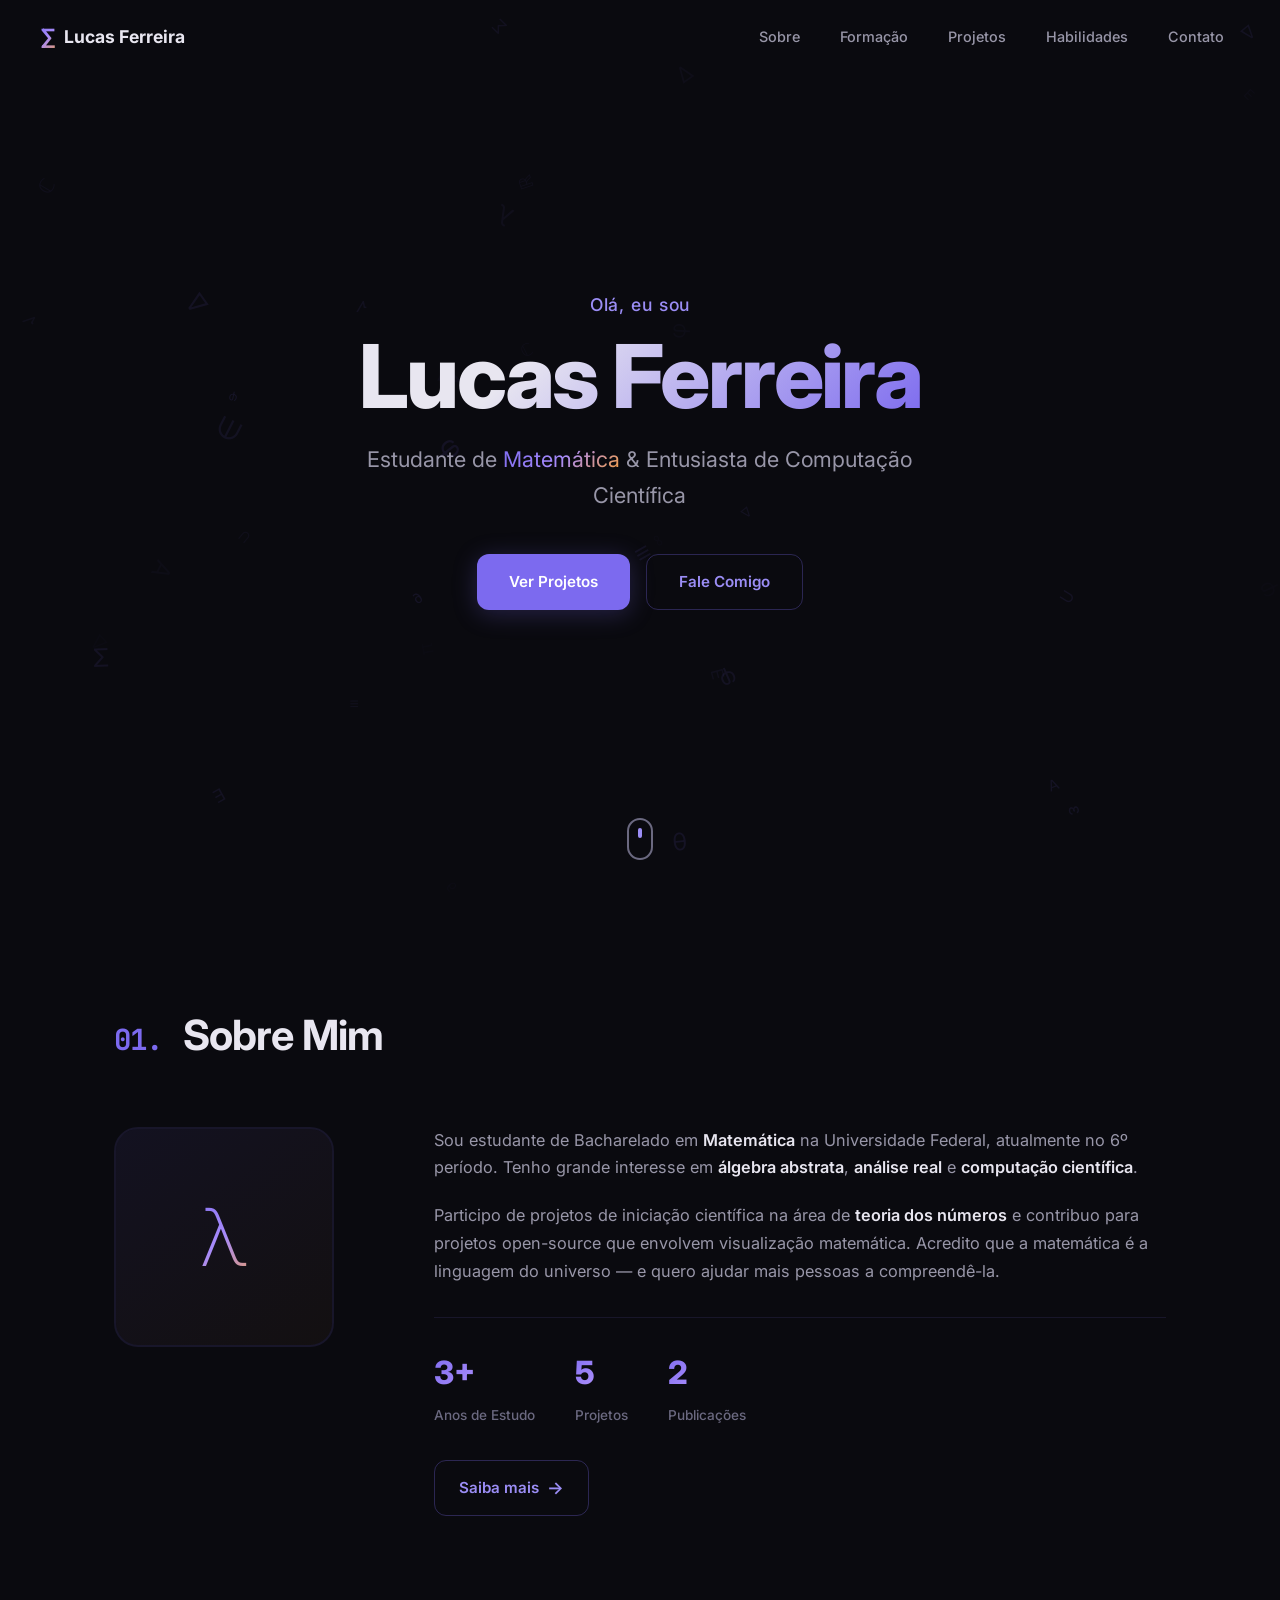
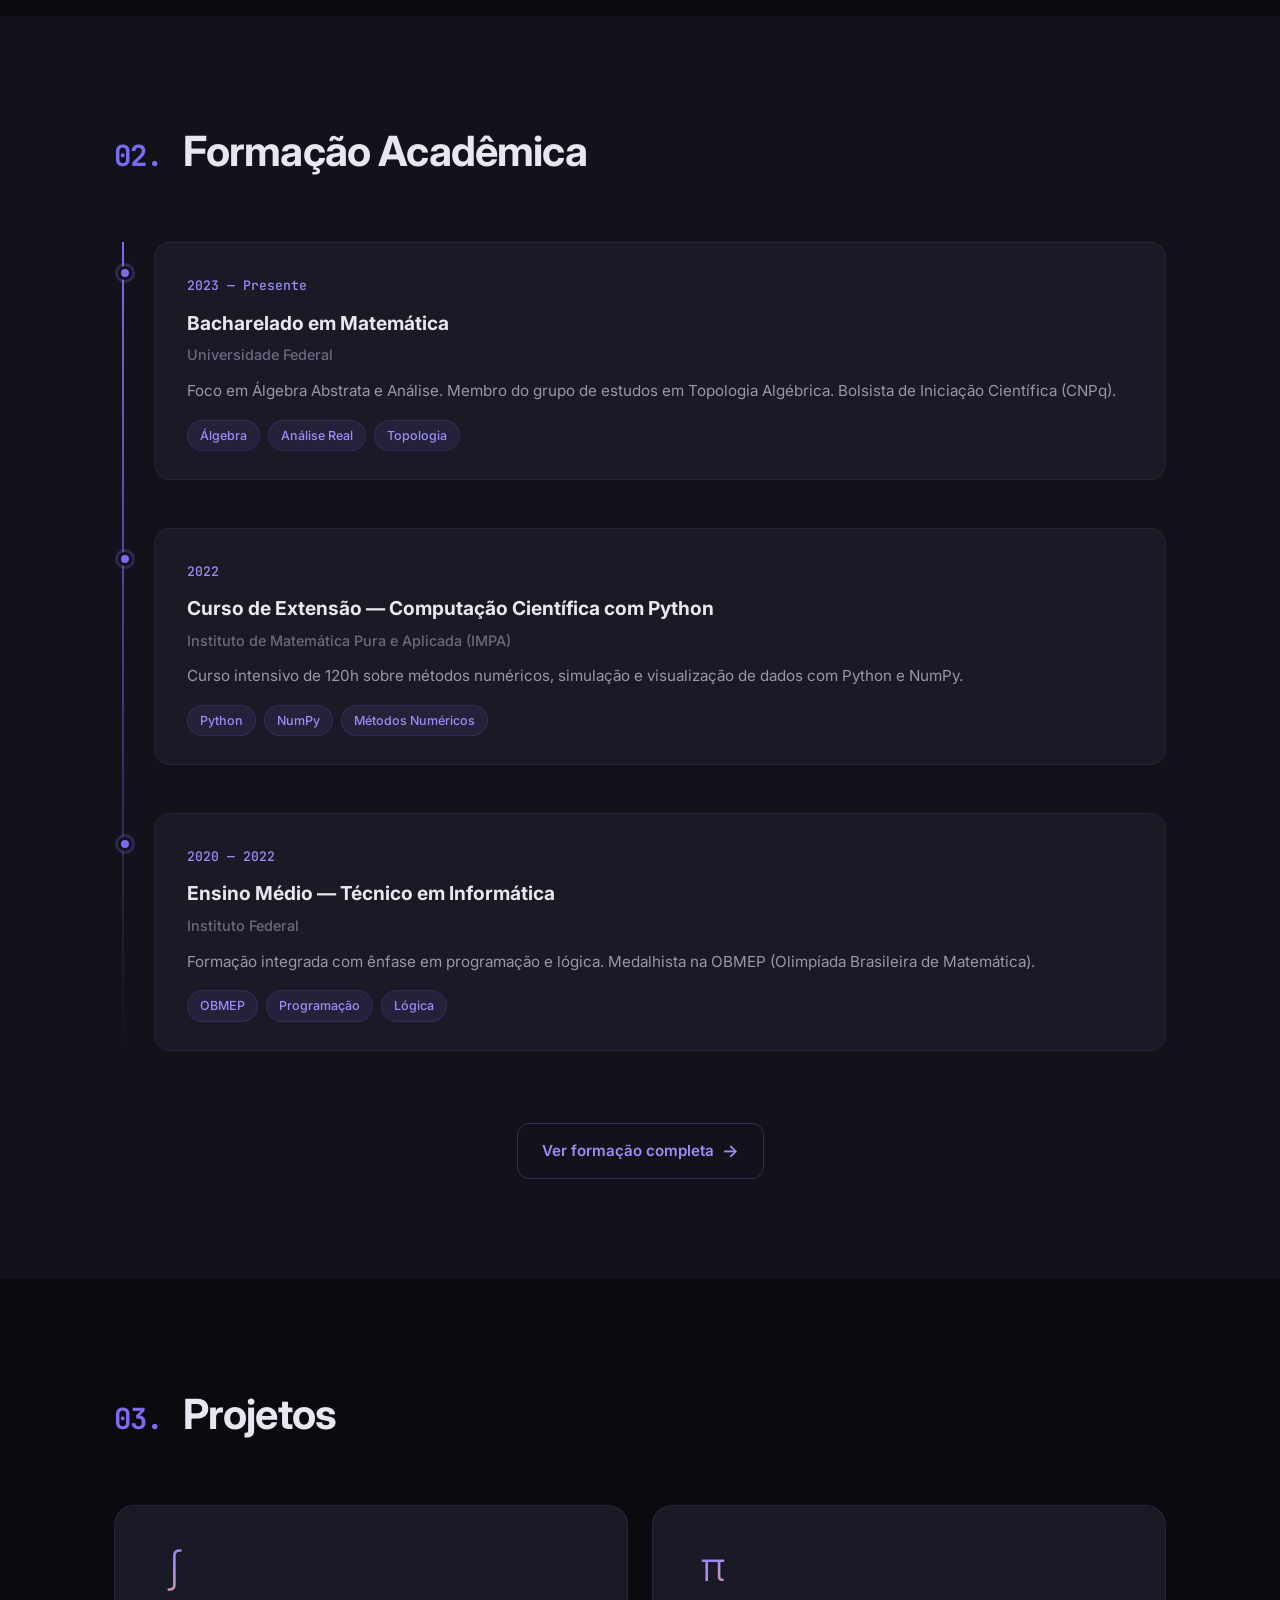
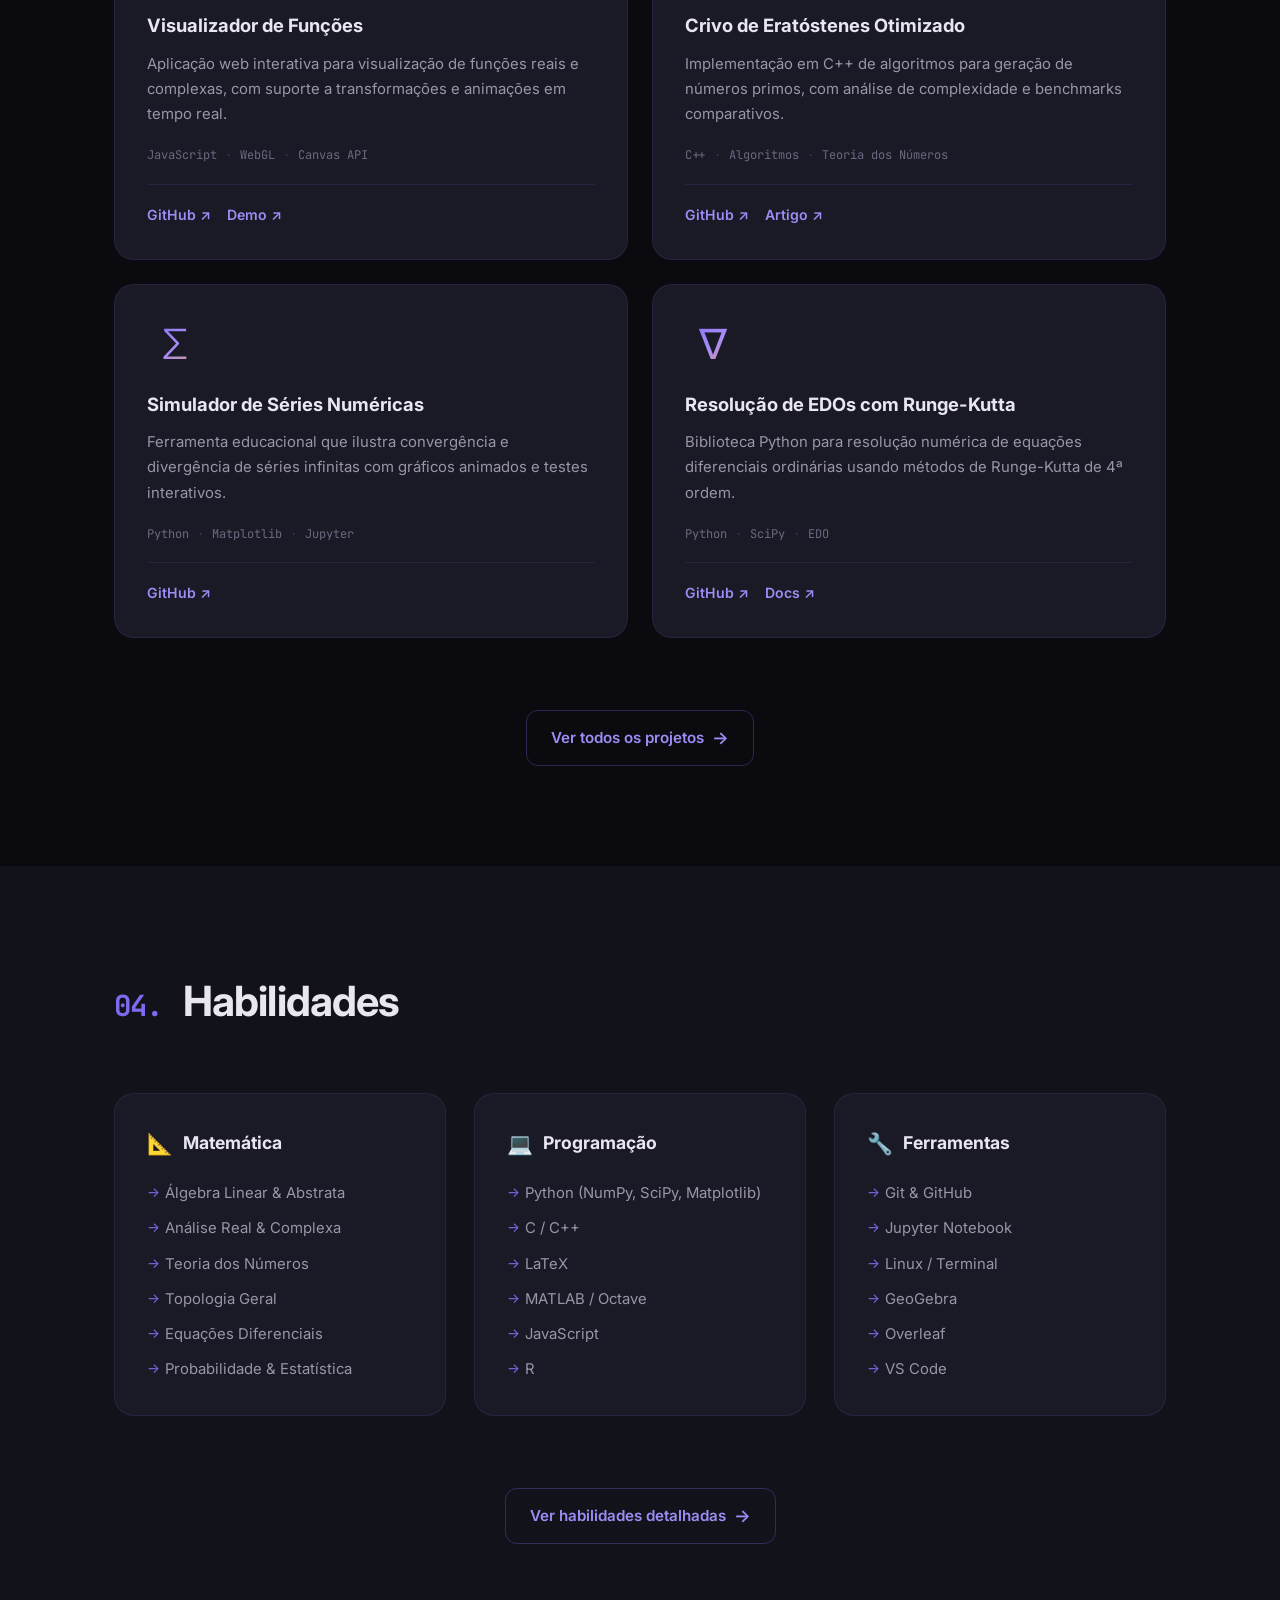
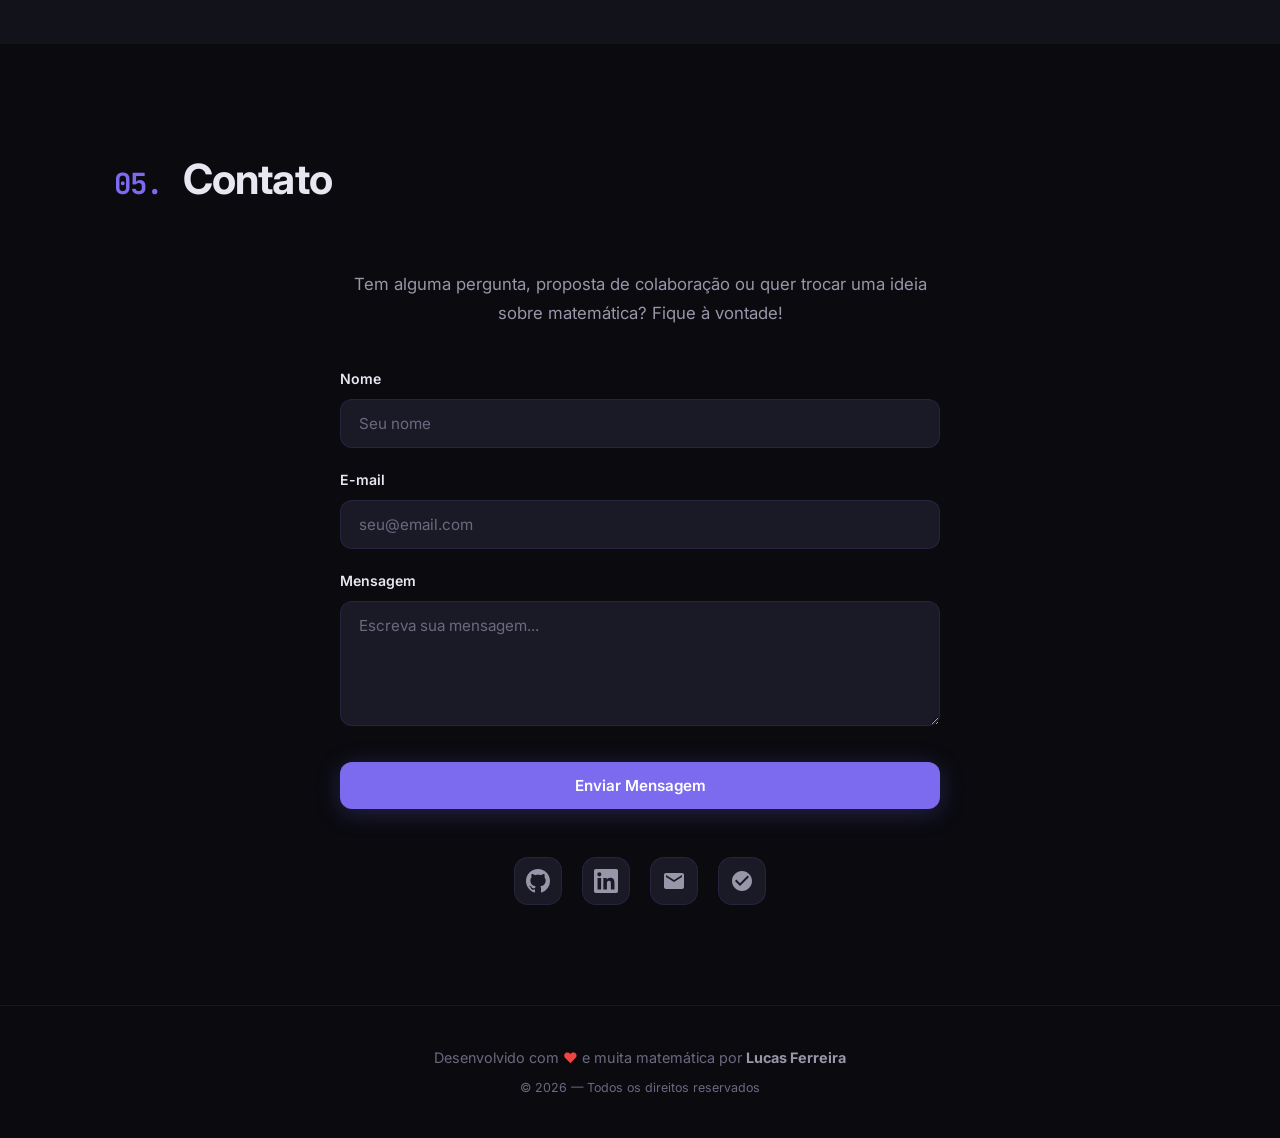
<file: index.html>
<!DOCTYPE html>
<html lang="pt-BR">

<head>
  <meta charset="UTF-8" />
  <meta name="viewport" content="width=device-width, initial-scale=1.0" />
  <title>Lucas Ferreira — Estudante de Matemática</title>
  <meta name="description"
    content="Site pessoal de Lucas Ferreira, estudante de Matemática apaixonado por álgebra, análise e computação científica." />
  <link rel="preconnect" href="https://fonts.googleapis.com" />
  <link rel="preconnect" href="https://fonts.gstatic.com" crossorigin />
  <link
    href="https://fonts.googleapis.com/css2?family=Inter:wght@300;400;500;600;700;800&family=JetBrains+Mono:wght@400;500&display=swap"
    rel="stylesheet" />
  <link rel="stylesheet" href="style.css" />
</head>

<body>
  <!-- ============ NAVBAR ============ -->
  <nav id="navbar" class="navbar">
    <a href="#hero" class="nav-logo">
      <span class="logo-symbol">∑</span> Lucas Ferreira
    </a>
    <button class="nav-toggle" id="navToggle" aria-label="Abrir menu">
      <span></span><span></span><span></span>
    </button>
    <ul class="nav-links" id="navLinks">
      <li><a href="sobre.html" class="nav-link">Sobre</a></li>
      <li><a href="formacao.html" class="nav-link">Formação</a></li>
      <li><a href="projetos.html" class="nav-link">Projetos</a></li>
      <li><a href="habilidades.html" class="nav-link">Habilidades</a></li>
      <li><a href="contato.html" class="nav-link">Contato</a></li>
    </ul>
  </nav>

  <!-- ============ HERO ============ -->
  <section id="hero" class="hero">
    <canvas id="mathCanvas" class="hero-canvas"></canvas>
    <div class="hero-content">
      <p class="hero-greeting">Olá, eu sou</p>
      <h1 class="hero-name">Lucas Ferreira</h1>
      <p class="hero-tagline">Estudante de <span class="highlight">Matemática</span> &amp; Entusiasta de Computação
        Científica</p>
      <div class="hero-cta">
        <a href="#projetos" class="btn btn-primary">Ver Projetos</a>
        <a href="#contato" class="btn btn-outline">Fale Comigo</a>
      </div>
    </div>
    <a href="#sobre" class="scroll-indicator" aria-label="Rolar para baixo">
      <div class="scroll-mouse">
        <div class="scroll-dot"></div>
      </div>
    </a>
  </section>

  <!-- ============ SOBRE ============ -->
  <section id="sobre" class="section sobre">
    <div class="container">
      <h2 class="section-title"><span class="title-number">01.</span> Sobre Mim</h2>
      <div class="sobre-grid">
        <div class="sobre-avatar">
          <div class="avatar-frame">
            <div class="avatar-placeholder">
              <span class="avatar-icon">λ</span>
            </div>
          </div>
        </div>
        <div class="sobre-text">
          <p>
            Sou estudante de Bacharelado em <strong>Matemática</strong> na Universidade Federal, atualmente
            no 6º período. Tenho grande interesse em <strong>álgebra abstrata</strong>,
            <strong>análise real</strong> e <strong>computação científica</strong>.
          </p>
          <p>
            Participo de projetos de iniciação científica na área de <strong>teoria dos números</strong>
            e contribuo para projetos open-source que envolvem visualização matemática.
            Acredito que a matemática é a linguagem do universo — e quero ajudar mais pessoas
            a compreendê-la.
          </p>
          <div class="sobre-stats">
            <div class="stat">
              <span class="stat-number">3+</span>
              <span class="stat-label">Anos de Estudo</span>
            </div>
            <div class="stat">
              <span class="stat-number">5</span>
              <span class="stat-label">Projetos</span>
            </div>
            <div class="stat">
              <span class="stat-number">2</span>
              <span class="stat-label">Publicações</span>
            </div>
          </div>
          <a href="sobre.html" class="section-link">Saiba mais <span class="section-link-arrow">→</span></a>
        </div>
      </div>
    </div>
  </section>

  <!-- ============ FORMAÇÃO ============ -->
  <section id="formacao" class="section formacao">
    <div class="container">
      <h2 class="section-title"><span class="title-number">02.</span> Formação Acadêmica</h2>
      <div class="timeline">
        <div class="timeline-item">
          <div class="timeline-dot"></div>
          <div class="timeline-card">
            <span class="timeline-date">2023 — Presente</span>
            <h3>Bacharelado em Matemática</h3>
            <p class="timeline-institution">Universidade Federal</p>
            <p>Foco em Álgebra Abstrata e Análise. Membro do grupo de estudos em Topologia Algébrica. Bolsista de
              Iniciação Científica (CNPq).</p>
            <div class="timeline-tags">
              <span class="tag">Álgebra</span>
              <span class="tag">Análise Real</span>
              <span class="tag">Topologia</span>
            </div>
          </div>
        </div>
        <div class="timeline-item">
          <div class="timeline-dot"></div>
          <div class="timeline-card">
            <span class="timeline-date">2022</span>
            <h3>Curso de Extensão — Computação Científica com Python</h3>
            <p class="timeline-institution">Instituto de Matemática Pura e Aplicada (IMPA)</p>
            <p>Curso intensivo de 120h sobre métodos numéricos, simulação e visualização de dados com Python e NumPy.
            </p>
            <div class="timeline-tags">
              <span class="tag">Python</span>
              <span class="tag">NumPy</span>
              <span class="tag">Métodos Numéricos</span>
            </div>
          </div>
        </div>
        <div class="timeline-item">
          <div class="timeline-dot"></div>
          <div class="timeline-card">
            <span class="timeline-date">2020 — 2022</span>
            <h3>Ensino Médio — Técnico em Informática</h3>
            <p class="timeline-institution">Instituto Federal</p>
            <p>Formação integrada com ênfase em programação e lógica. Medalhista na OBMEP (Olimpíada Brasileira de
              Matemática).</p>
            <div class="timeline-tags">
              <span class="tag">OBMEP</span>
              <span class="tag">Programação</span>
              <span class="tag">Lógica</span>
            </div>
          </div>
        </div>
      </div>
      <div style="text-align:center;margin-top:40px">
        <a href="formacao.html" class="section-link">Ver formação completa <span class="section-link-arrow">→</span></a>
      </div>
    </div>
  </section>

  <!-- ============ PROJETOS ============ -->
  <section id="projetos" class="section projetos">
    <div class="container">
      <h2 class="section-title"><span class="title-number">03.</span> Projetos</h2>
      <div class="projects-grid">
        <article class="project-card">
          <div class="project-icon">∫</div>
          <h3>Visualizador de Funções</h3>
          <p>Aplicação web interativa para visualização de funções reais e complexas, com suporte a transformações e
            animações em tempo real.</p>
          <div class="project-tech">
            <span>JavaScript</span>
            <span>WebGL</span>
            <span>Canvas API</span>
          </div>
          <div class="project-links">
            <a href="#" class="project-link">GitHub ↗</a>
            <a href="#" class="project-link">Demo ↗</a>
          </div>
        </article>
        <article class="project-card">
          <div class="project-icon">π</div>
          <h3>Crivo de Eratóstenes Otimizado</h3>
          <p>Implementação em C++ de algoritmos para geração de números primos, com análise de complexidade e benchmarks
            comparativos.</p>
          <div class="project-tech">
            <span>C++</span>
            <span>Algoritmos</span>
            <span>Teoria dos Números</span>
          </div>
          <div class="project-links">
            <a href="#" class="project-link">GitHub ↗</a>
            <a href="#" class="project-link">Artigo ↗</a>
          </div>
        </article>
        <article class="project-card">
          <div class="project-icon">Σ</div>
          <h3>Simulador de Séries Numéricas</h3>
          <p>Ferramenta educacional que ilustra convergência e divergência de séries infinitas com gráficos animados e
            testes interativos.</p>
          <div class="project-tech">
            <span>Python</span>
            <span>Matplotlib</span>
            <span>Jupyter</span>
          </div>
          <div class="project-links">
            <a href="#" class="project-link">GitHub ↗</a>
          </div>
        </article>
        <article class="project-card">
          <div class="project-icon">∇</div>
          <h3>Resolução de EDOs com Runge-Kutta</h3>
          <p>Biblioteca Python para resolução numérica de equações diferenciais ordinárias usando métodos de Runge-Kutta
            de 4ª ordem.</p>
          <div class="project-tech">
            <span>Python</span>
            <span>SciPy</span>
            <span>EDO</span>
          </div>
          <div class="project-links">
            <a href="#" class="project-link">GitHub ↗</a>
            <a href="#" class="project-link">Docs ↗</a>
          </div>
        </article>
      </div>
      <div style="text-align:center;margin-top:40px">
        <a href="projetos.html" class="section-link">Ver todos os projetos <span class="section-link-arrow">→</span></a>
      </div>
    </div>
  </section>

  <!-- ============ HABILIDADES ============ -->
  <section id="habilidades" class="section habilidades">
    <div class="container">
      <h2 class="section-title"><span class="title-number">04.</span> Habilidades</h2>
      <div class="skills-grid">
        <div class="skill-category">
          <h3 class="skill-category-title">
            <span class="skill-icon">📐</span> Matemática
          </h3>
          <ul class="skill-list">
            <li>Álgebra Linear &amp; Abstrata</li>
            <li>Análise Real &amp; Complexa</li>
            <li>Teoria dos Números</li>
            <li>Topologia Geral</li>
            <li>Equações Diferenciais</li>
            <li>Probabilidade &amp; Estatística</li>
          </ul>
        </div>
        <div class="skill-category">
          <h3 class="skill-category-title">
            <span class="skill-icon">💻</span> Programação
          </h3>
          <ul class="skill-list">
            <li>Python (NumPy, SciPy, Matplotlib)</li>
            <li>C / C++</li>
            <li>LaTeX</li>
            <li>MATLAB / Octave</li>
            <li>JavaScript</li>
            <li>R</li>
          </ul>
        </div>
        <div class="skill-category">
          <h3 class="skill-category-title">
            <span class="skill-icon">🔧</span> Ferramentas
          </h3>
          <ul class="skill-list">
            <li>Git &amp; GitHub</li>
            <li>Jupyter Notebook</li>
            <li>Linux / Terminal</li>
            <li>GeoGebra</li>
            <li>Overleaf</li>
            <li>VS Code</li>
          </ul>
        </div>
      </div>
      <div style="text-align:center;margin-top:40px">
        <a href="habilidades.html" class="section-link">Ver habilidades detalhadas <span
            class="section-link-arrow">→</span></a>
      </div>
    </div>
  </section>

  <!-- ============ CONTATO ============ -->
  <section id="contato" class="section contato">
    <div class="container">
      <h2 class="section-title"><span class="title-number">05.</span> Contato</h2>
      <div class="contato-wrapper">
        <p class="contato-intro">
          Tem alguma pergunta, proposta de colaboração ou quer trocar uma ideia sobre matemática? Fique à vontade!
        </p>
        <form id="contactForm" class="contact-form">
          <div class="form-group">
            <label for="name">Nome</label>
            <input type="text" id="name" name="name" placeholder="Seu nome" required />
          </div>
          <div class="form-group">
            <label for="email">E-mail</label>
            <input type="email" id="email" name="email" placeholder="seu@email.com" required />
          </div>
          <div class="form-group">
            <label for="message">Mensagem</label>
            <textarea id="message" name="message" rows="5" placeholder="Escreva sua mensagem..." required></textarea>
          </div>
          <button type="submit" class="btn btn-primary btn-submit">Enviar Mensagem</button>
        </form>
        <div class="contato-social">
          <a href="#" class="social-link" aria-label="GitHub">
            <svg viewBox="0 0 24 24" fill="currentColor" width="24" height="24">
              <path
                d="M12 0C5.37 0 0 5.37 0 12c0 5.31 3.435 9.795 8.205 11.385.6.105.825-.255.825-.57 0-.285-.015-1.23-.015-2.235-3.015.555-3.795-.735-4.035-1.41-.135-.345-.72-1.41-1.23-1.695-.42-.225-1.02-.78-.015-.795.945-.015 1.62.87 1.845 1.23 1.08 1.815 2.805 1.305 3.495.99.105-.78.42-1.305.765-1.605-2.67-.3-5.46-1.335-5.46-5.925 0-1.305.465-2.385 1.23-3.225-.12-.3-.54-1.53.12-3.18 0 0 1.005-.315 3.3 1.23.96-.27 1.98-.405 3-.405s2.04.135 3 .405c2.295-1.56 3.3-1.23 3.3-1.23.66 1.65.24 2.88.12 3.18.765.84 1.23 1.905 1.23 3.225 0 4.605-2.805 5.625-5.475 5.925.435.375.81 1.095.81 2.22 0 1.605-.015 2.895-.015 3.3 0 .315.225.69.825.57A12.02 12.02 0 0024 12c0-6.63-5.37-12-12-12z" />
            </svg>
          </a>
          <a href="#" class="social-link" aria-label="LinkedIn">
            <svg viewBox="0 0 24 24" fill="currentColor" width="24" height="24">
              <path
                d="M20.447 20.452h-3.554v-5.569c0-1.328-.027-3.037-1.852-3.037-1.853 0-2.136 1.445-2.136 2.939v5.667H9.351V9h3.414v1.561h.046c.477-.9 1.637-1.85 3.37-1.85 3.601 0 4.267 2.37 4.267 5.455v6.286zM5.337 7.433a2.062 2.062 0 01-2.063-2.065 2.064 2.064 0 112.063 2.065zm1.782 13.019H3.555V9h3.564v11.452zM22.225 0H1.771C.792 0 0 .774 0 1.729v20.542C0 23.227.792 24 1.771 24h20.451C23.2 24 24 23.227 24 22.271V1.729C24 .774 23.2 0 22.222 0h.003z" />
            </svg>
          </a>
          <a href="mailto:lucas.ferreira@email.com" class="social-link" aria-label="Email">
            <svg viewBox="0 0 24 24" fill="currentColor" width="24" height="24">
              <path
                d="M20 4H4c-1.1 0-1.99.9-1.99 2L2 18c0 1.1.9 2 2 2h16c1.1 0 2-.9 2-2V6c0-1.1-.9-2-2-2zm0 4l-8 5-8-5V6l8 5 8-5v2z" />
            </svg>
          </a>
          <a href="#" class="social-link" aria-label="Lattes">
            <svg viewBox="0 0 24 24" fill="currentColor" width="24" height="24">
              <path
                d="M12 2C6.48 2 2 6.48 2 12s4.48 10 10 10 10-4.48 10-10S17.52 2 12 2zm-2 15l-5-5 1.41-1.41L10 14.17l7.59-7.59L19 8l-9 9z" />
            </svg>
          </a>
        </div>
      </div>
    </div>
  </section>

  <!-- ============ FOOTER ============ -->
  <footer class="footer">
    <p>Desenvolvido com <span class="heart">♥</span> e muita matemática por <strong>Lucas Ferreira</strong></p>
    <p class="footer-small">© 2026 — Todos os direitos reservados</p>
  </footer>

  <script src="script.js"></script>
</body>

</html>
</file>
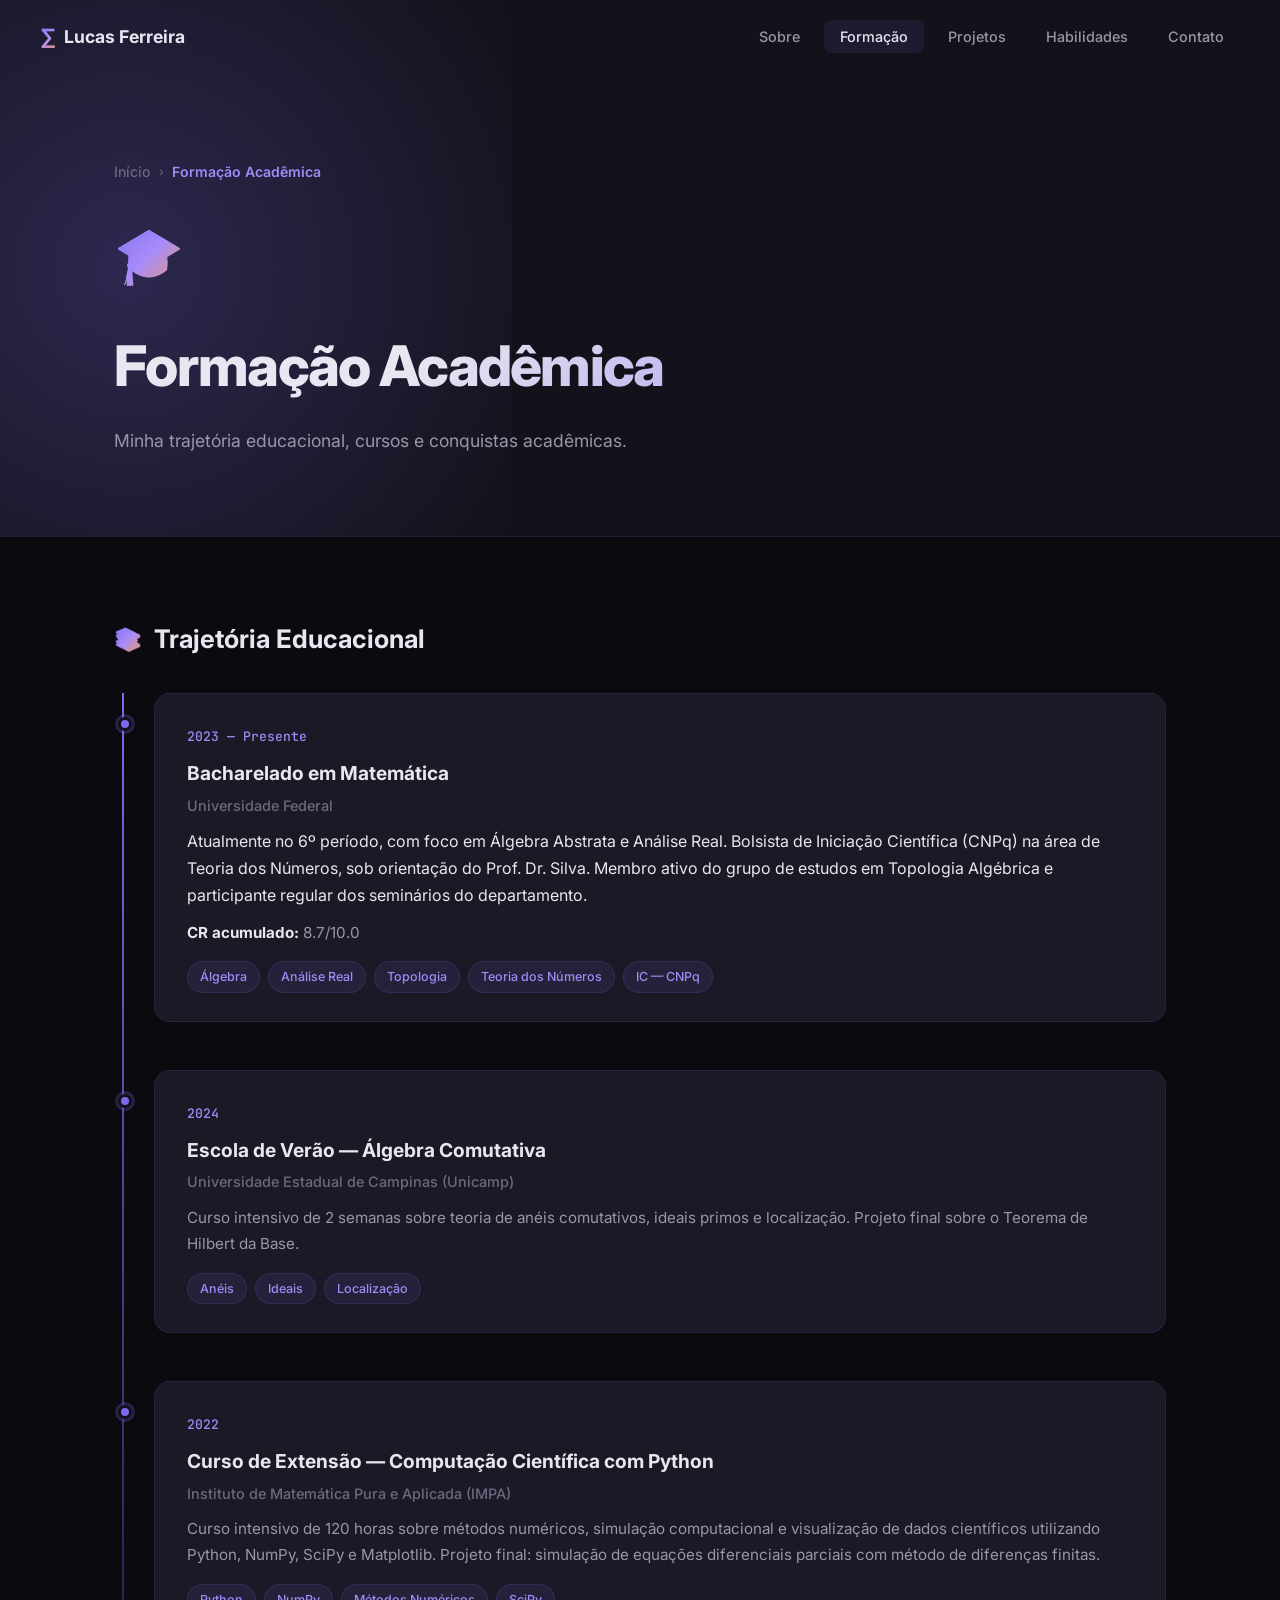
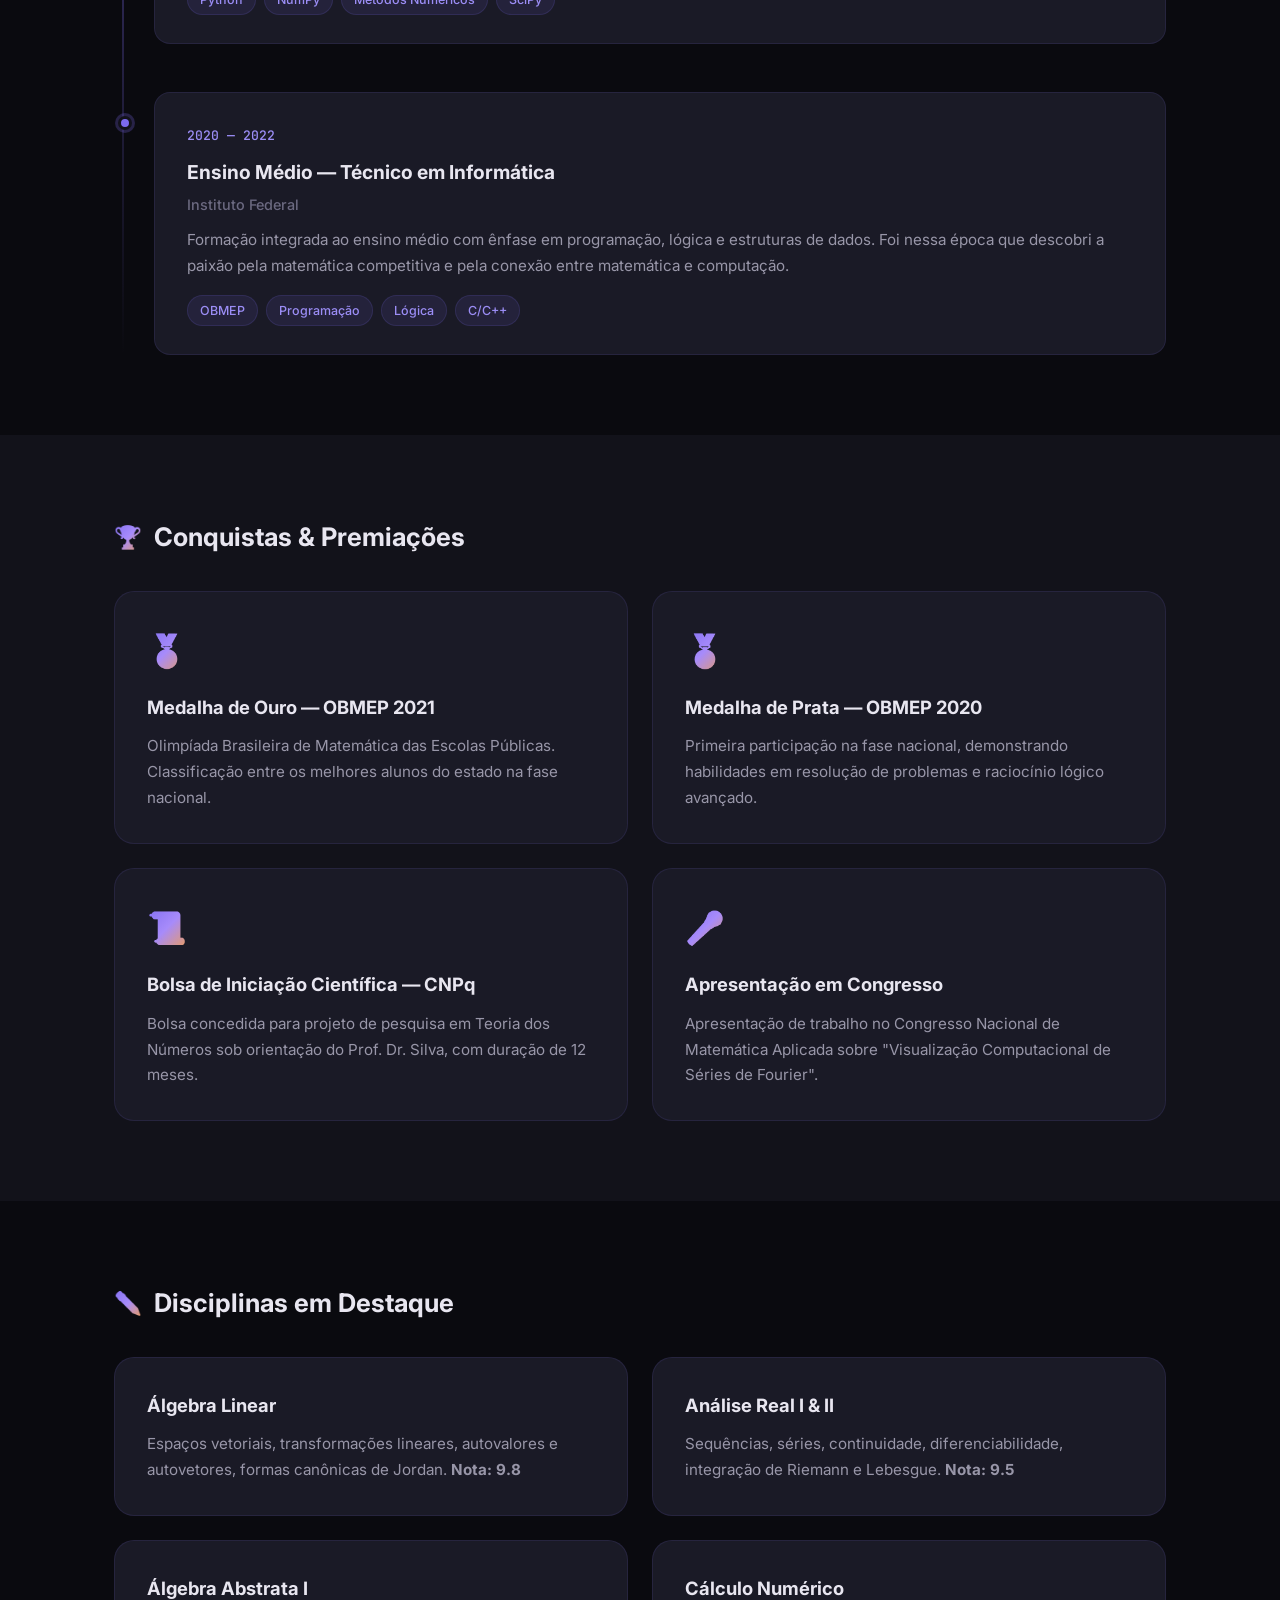
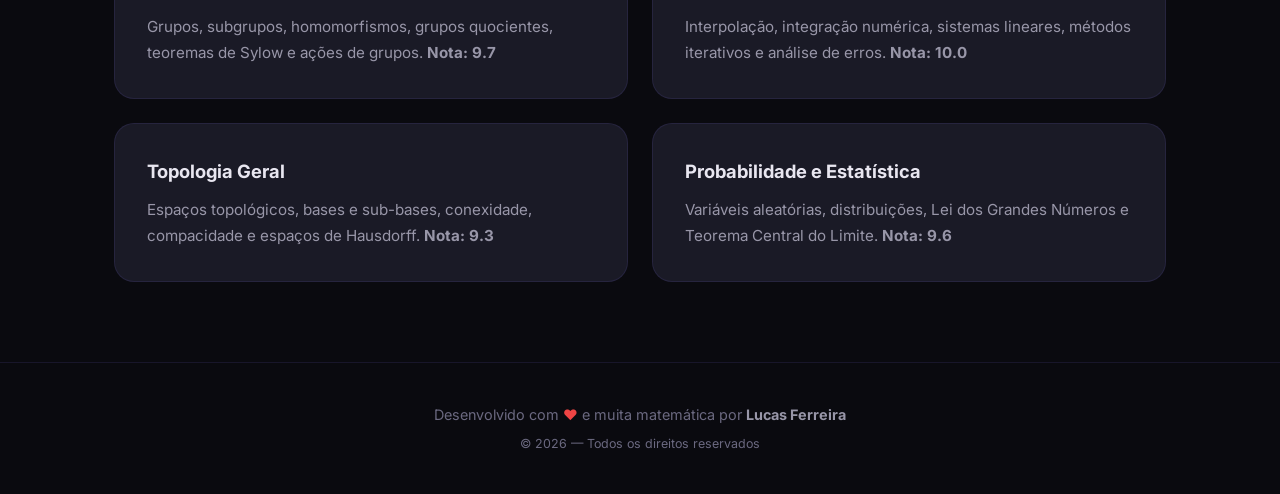
<file: formacao.html>
<!DOCTYPE html>
<html lang="pt-BR">

<head>
    <meta charset="UTF-8" />
    <meta name="viewport" content="width=device-width, initial-scale=1.0" />
    <title>Formação Acadêmica — Lucas Ferreira</title>
    <meta name="description"
        content="Formação acadêmica de Lucas Ferreira: Bacharelado em Matemática, cursos de extensão, certificações e conquistas." />
    <link rel="preconnect" href="https://fonts.googleapis.com" />
    <link rel="preconnect" href="https://fonts.gstatic.com" crossorigin />
    <link
        href="https://fonts.googleapis.com/css2?family=Inter:wght@300;400;500;600;700;800&family=JetBrains+Mono:wght@400;500&display=swap"
        rel="stylesheet" />
    <link rel="stylesheet" href="style.css" />
</head>

<body>
    <!-- NAVBAR -->
    <nav id="navbar" class="navbar scrolled">
        <a href="index.html" class="nav-logo">
            <span class="logo-symbol">∑</span> Lucas Ferreira
        </a>
        <button class="nav-toggle" id="navToggle" aria-label="Abrir menu">
            <span></span><span></span><span></span>
        </button>
        <ul class="nav-links" id="navLinks">
            <li><a href="sobre.html" class="nav-link">Sobre</a></li>
            <li><a href="formacao.html" class="nav-link">Formação</a></li>
            <li><a href="projetos.html" class="nav-link">Projetos</a></li>
            <li><a href="habilidades.html" class="nav-link">Habilidades</a></li>
            <li><a href="contato.html" class="nav-link">Contato</a></li>
        </ul>
    </nav>

    <!-- PAGE HERO -->
    <section class="page-hero">
        <div class="container">
            <nav class="breadcrumb">
                <a href="index.html">Início</a>
                <span class="breadcrumb-sep">›</span>
                <span class="breadcrumb-current">Formação Acadêmica</span>
            </nav>
            <div class="page-hero-icon">🎓</div>
            <h1>Formação Acadêmica</h1>
            <p>Minha trajetória educacional, cursos e conquistas acadêmicas.</p>
        </div>
    </section>

    <!-- TIMELINE EXPANDIDA -->
    <section class="page-section">
        <div class="container">
            <h2 class="page-section-title"><span class="icon">📚</span> Trajetória Educacional</h2>
            <div class="timeline">
                <div class="timeline-item">
                    <div class="timeline-dot"></div>
                    <div class="timeline-card">
                        <span class="timeline-date">2023 — Presente</span>
                        <h3>Bacharelado em Matemática</h3>
                        <p class="timeline-institution">Universidade Federal</p>
                        <p>Atualmente no 6º período, com foco em Álgebra Abstrata e Análise Real. Bolsista de Iniciação
                            Científica (CNPq) na área de Teoria dos Números, sob orientação do Prof. Dr. Silva. Membro
                            ativo do grupo de estudos em Topologia Algébrica e participante regular dos seminários do
                            departamento.</p>
                        <p style="margin-top:10px;color:var(--text-secondary);font-size:0.95rem"><strong
                                style="color:var(--text-primary)">CR acumulado:</strong> 8.7/10.0</p>
                        <div class="timeline-tags">
                            <span class="tag">Álgebra</span>
                            <span class="tag">Análise Real</span>
                            <span class="tag">Topologia</span>
                            <span class="tag">Teoria dos Números</span>
                            <span class="tag">IC — CNPq</span>
                        </div>
                    </div>
                </div>
                <div class="timeline-item">
                    <div class="timeline-dot"></div>
                    <div class="timeline-card">
                        <span class="timeline-date">2024</span>
                        <h3>Escola de Verão — Álgebra Comutativa</h3>
                        <p class="timeline-institution">Universidade Estadual de Campinas (Unicamp)</p>
                        <p>Curso intensivo de 2 semanas sobre teoria de anéis comutativos, ideais primos e localização.
                            Projeto final sobre o Teorema de Hilbert da Base.</p>
                        <div class="timeline-tags">
                            <span class="tag">Anéis</span>
                            <span class="tag">Ideais</span>
                            <span class="tag">Localização</span>
                        </div>
                    </div>
                </div>
                <div class="timeline-item">
                    <div class="timeline-dot"></div>
                    <div class="timeline-card">
                        <span class="timeline-date">2022</span>
                        <h3>Curso de Extensão — Computação Científica com Python</h3>
                        <p class="timeline-institution">Instituto de Matemática Pura e Aplicada (IMPA)</p>
                        <p>Curso intensivo de 120 horas sobre métodos numéricos, simulação computacional e visualização
                            de dados científicos utilizando Python, NumPy, SciPy e Matplotlib. Projeto final: simulação
                            de equações diferenciais parciais com método de diferenças finitas.</p>
                        <div class="timeline-tags">
                            <span class="tag">Python</span>
                            <span class="tag">NumPy</span>
                            <span class="tag">Métodos Numéricos</span>
                            <span class="tag">SciPy</span>
                        </div>
                    </div>
                </div>
                <div class="timeline-item">
                    <div class="timeline-dot"></div>
                    <div class="timeline-card">
                        <span class="timeline-date">2020 — 2022</span>
                        <h3>Ensino Médio — Técnico em Informática</h3>
                        <p class="timeline-institution">Instituto Federal</p>
                        <p>Formação integrada ao ensino médio com ênfase em programação, lógica e estruturas de dados.
                            Foi nessa época que descobri a paixão pela matemática competitiva e pela conexão entre
                            matemática e computação.</p>
                        <div class="timeline-tags">
                            <span class="tag">OBMEP</span>
                            <span class="tag">Programação</span>
                            <span class="tag">Lógica</span>
                            <span class="tag">C/C++</span>
                        </div>
                    </div>
                </div>
            </div>
        </div>
    </section>

    <!-- CONQUISTAS -->
    <section class="page-section alt-bg">
        <div class="container">
            <h2 class="page-section-title"><span class="icon">🏆</span> Conquistas & Premiações</h2>
            <div class="detail-grid">
                <div class="detail-card">
                    <div class="detail-icon">🥇</div>
                    <h3>Medalha de Ouro — OBMEP 2021</h3>
                    <p>Olimpíada Brasileira de Matemática das Escolas Públicas. Classificação entre os melhores alunos
                        do estado na fase nacional.</p>
                </div>
                <div class="detail-card">
                    <div class="detail-icon">🥈</div>
                    <h3>Medalha de Prata — OBMEP 2020</h3>
                    <p>Primeira participação na fase nacional, demonstrando habilidades em resolução de problemas e
                        raciocínio lógico avançado.</p>
                </div>
                <div class="detail-card">
                    <div class="detail-icon">📜</div>
                    <h3>Bolsa de Iniciação Científica — CNPq</h3>
                    <p>Bolsa concedida para projeto de pesquisa em Teoria dos Números sob orientação do Prof. Dr. Silva,
                        com duração de 12 meses.</p>
                </div>
                <div class="detail-card">
                    <div class="detail-icon">🎤</div>
                    <h3>Apresentação em Congresso</h3>
                    <p>Apresentação de trabalho no Congresso Nacional de Matemática Aplicada sobre "Visualização
                        Computacional de Séries de Fourier".</p>
                </div>
            </div>
        </div>
    </section>

    <!-- DISCIPLINAS DESTAQUE -->
    <section class="page-section">
        <div class="container">
            <h2 class="page-section-title"><span class="icon">✏️</span> Disciplinas em Destaque</h2>
            <div class="detail-grid">
                <div class="detail-card">
                    <h3>Álgebra Linear</h3>
                    <p>Espaços vetoriais, transformações lineares, autovalores e autovetores, formas canônicas de
                        Jordan. <strong>Nota: 9.8</strong></p>
                </div>
                <div class="detail-card">
                    <h3>Análise Real I & II</h3>
                    <p>Sequências, séries, continuidade, diferenciabilidade, integração de Riemann e Lebesgue.
                        <strong>Nota: 9.5</strong></p>
                </div>
                <div class="detail-card">
                    <h3>Álgebra Abstrata I</h3>
                    <p>Grupos, subgrupos, homomorfismos, grupos quocientes, teoremas de Sylow e ações de grupos.
                        <strong>Nota: 9.7</strong></p>
                </div>
                <div class="detail-card">
                    <h3>Cálculo Numérico</h3>
                    <p>Interpolação, integração numérica, sistemas lineares, métodos iterativos e análise de erros.
                        <strong>Nota: 10.0</strong></p>
                </div>
                <div class="detail-card">
                    <h3>Topologia Geral</h3>
                    <p>Espaços topológicos, bases e sub-bases, conexidade, compacidade e espaços de Hausdorff.
                        <strong>Nota: 9.3</strong></p>
                </div>
                <div class="detail-card">
                    <h3>Probabilidade e Estatística</h3>
                    <p>Variáveis aleatórias, distribuições, Lei dos Grandes Números e Teorema Central do Limite.
                        <strong>Nota: 9.6</strong></p>
                </div>
            </div>
        </div>
    </section>

    <!-- FOOTER -->
    <footer class="footer">
        <p>Desenvolvido com <span class="heart">♥</span> e muita matemática por <strong>Lucas Ferreira</strong></p>
        <p class="footer-small">© 2026 — Todos os direitos reservados</p>
    </footer>

    <script src="script.js"></script>
</body>

</html>
</file>
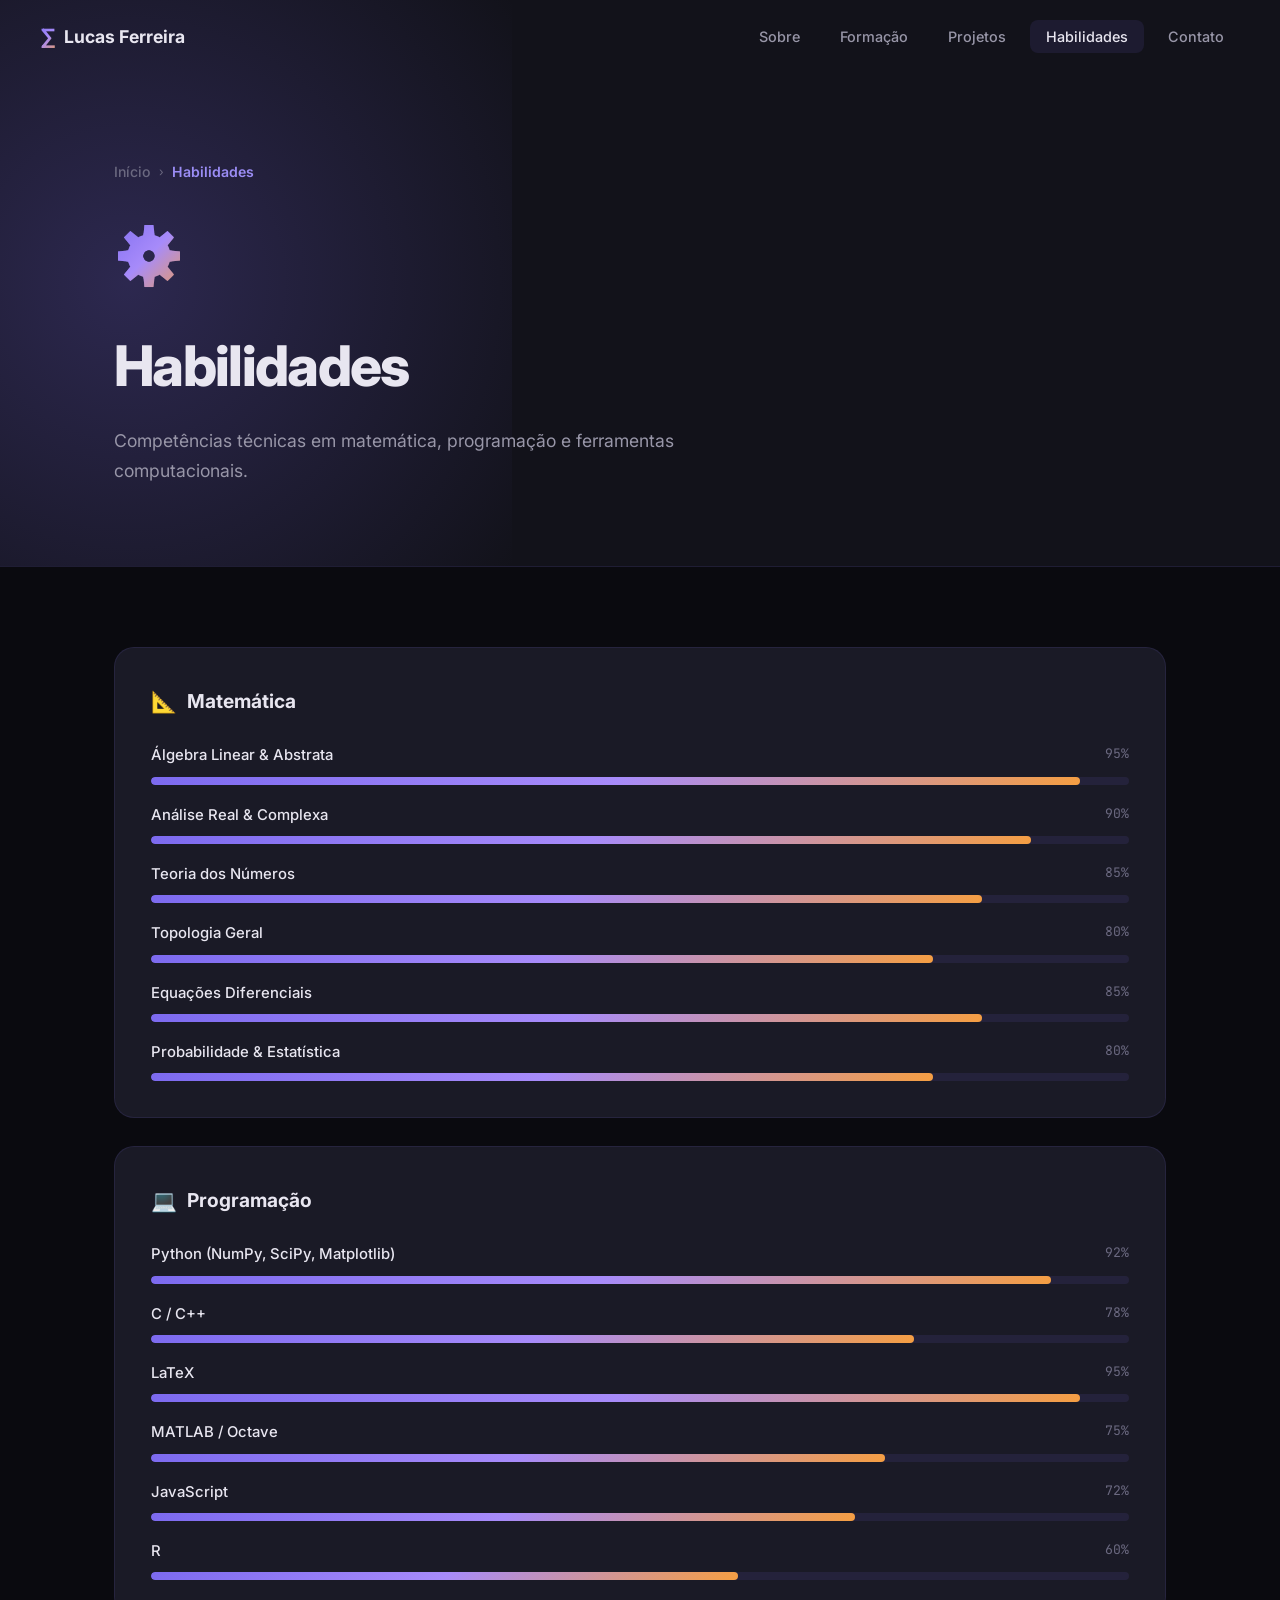
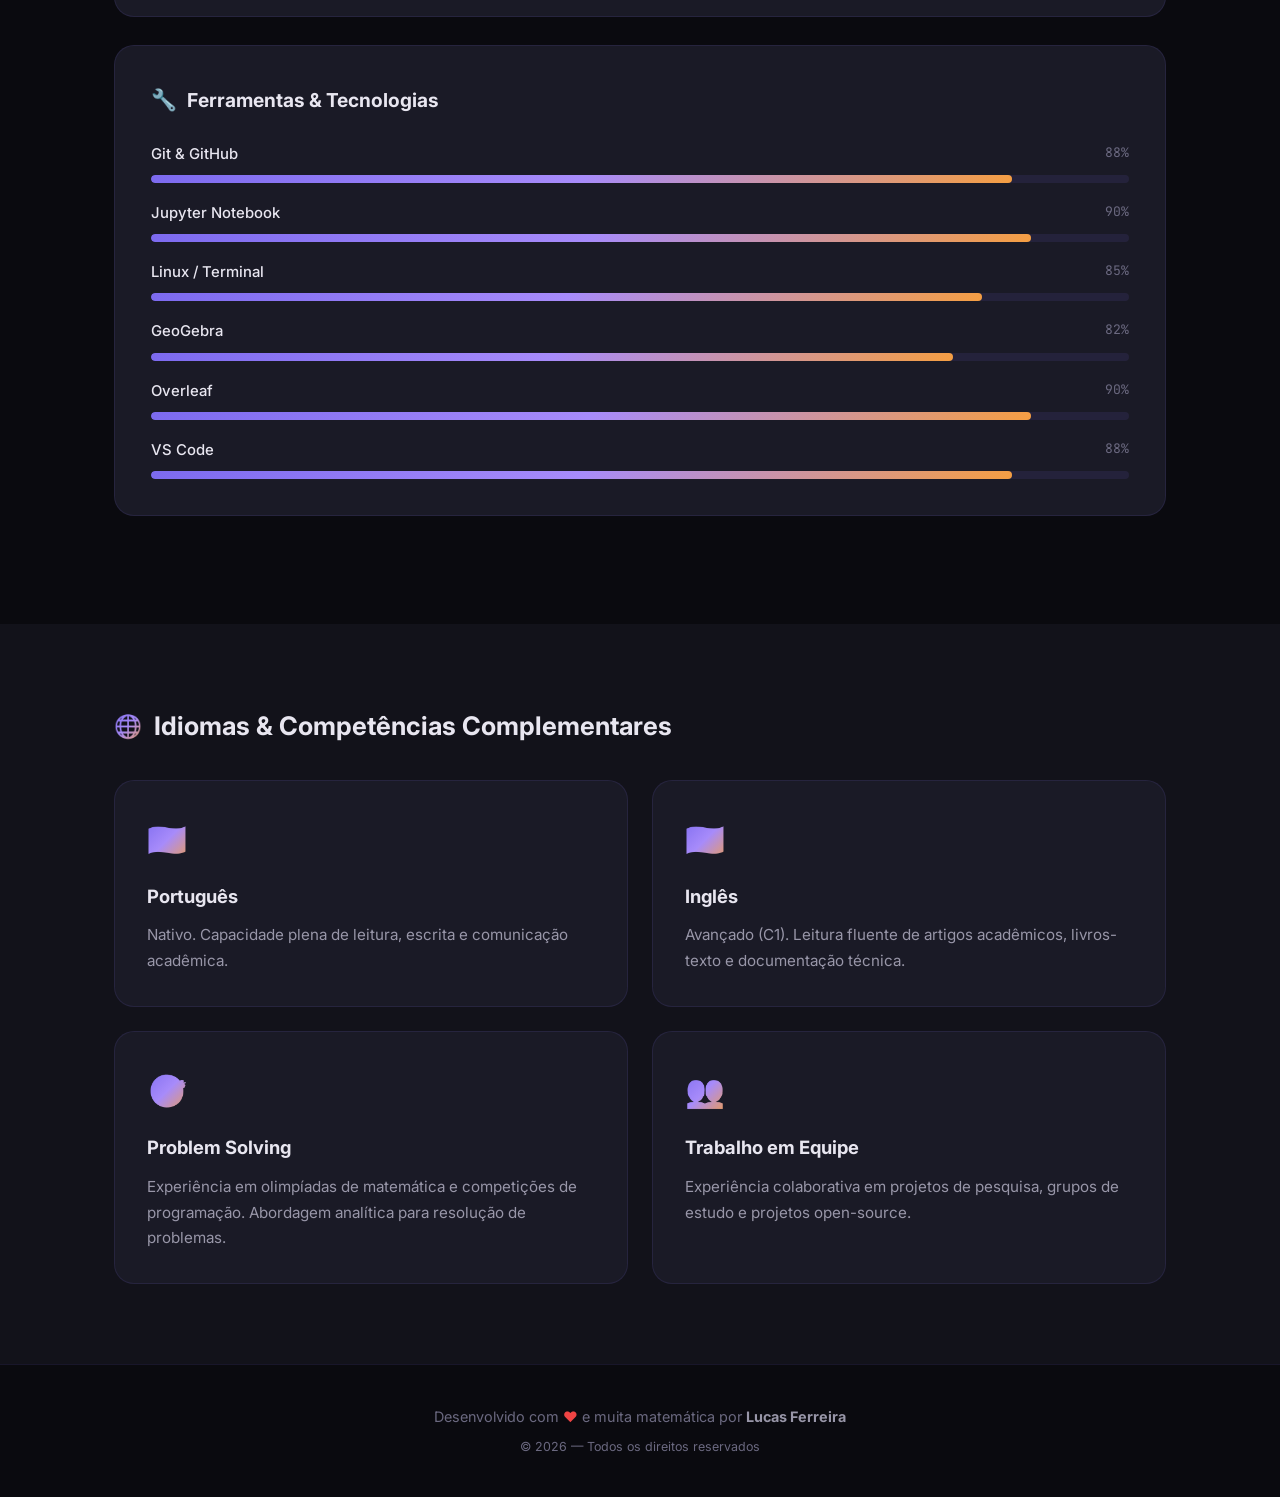
<file: habilidades.html>
<!DOCTYPE html>
<html lang="pt-BR">

<head>
    <meta charset="UTF-8" />
    <meta name="viewport" content="width=device-width, initial-scale=1.0" />
    <title>Habilidades — Lucas Ferreira</title>
    <meta name="description"
        content="Habilidades técnicas de Lucas Ferreira em matemática, programação e ferramentas computacionais." />
    <link rel="preconnect" href="https://fonts.googleapis.com" />
    <link rel="preconnect" href="https://fonts.gstatic.com" crossorigin />
    <link
        href="https://fonts.googleapis.com/css2?family=Inter:wght@300;400;500;600;700;800&family=JetBrains+Mono:wght@400;500&display=swap"
        rel="stylesheet" />
    <link rel="stylesheet" href="style.css" />
</head>

<body>
    <!-- NAVBAR -->
    <nav id="navbar" class="navbar scrolled">
        <a href="index.html" class="nav-logo">
            <span class="logo-symbol">∑</span> Lucas Ferreira
        </a>
        <button class="nav-toggle" id="navToggle" aria-label="Abrir menu">
            <span></span><span></span><span></span>
        </button>
        <ul class="nav-links" id="navLinks">
            <li><a href="sobre.html" class="nav-link">Sobre</a></li>
            <li><a href="formacao.html" class="nav-link">Formação</a></li>
            <li><a href="projetos.html" class="nav-link">Projetos</a></li>
            <li><a href="habilidades.html" class="nav-link">Habilidades</a></li>
            <li><a href="contato.html" class="nav-link">Contato</a></li>
        </ul>
    </nav>

    <!-- PAGE HERO -->
    <section class="page-hero">
        <div class="container">
            <nav class="breadcrumb">
                <a href="index.html">Início</a>
                <span class="breadcrumb-sep">›</span>
                <span class="breadcrumb-current">Habilidades</span>
            </nav>
            <div class="page-hero-icon">⚙️</div>
            <h1>Habilidades</h1>
            <p>Competências técnicas em matemática, programação e ferramentas computacionais.</p>
        </div>
    </section>

    <!-- HABILIDADES DETALHADAS -->
    <section class="page-section">
        <div class="container">

            <!-- Matemática -->
            <div class="skill-detail-category">
                <h3><span class="skill-icon">📐</span> Matemática</h3>
                <div class="skill-bar-item">
                    <div class="skill-bar-header">
                        <span>Álgebra Linear & Abstrata</span>
                        <span>95%</span>
                    </div>
                    <div class="skill-bar">
                        <div class="skill-bar-fill" data-width="95%"></div>
                    </div>
                </div>
                <div class="skill-bar-item">
                    <div class="skill-bar-header">
                        <span>Análise Real & Complexa</span>
                        <span>90%</span>
                    </div>
                    <div class="skill-bar">
                        <div class="skill-bar-fill" data-width="90%"></div>
                    </div>
                </div>
                <div class="skill-bar-item">
                    <div class="skill-bar-header">
                        <span>Teoria dos Números</span>
                        <span>85%</span>
                    </div>
                    <div class="skill-bar">
                        <div class="skill-bar-fill" data-width="85%"></div>
                    </div>
                </div>
                <div class="skill-bar-item">
                    <div class="skill-bar-header">
                        <span>Topologia Geral</span>
                        <span>80%</span>
                    </div>
                    <div class="skill-bar">
                        <div class="skill-bar-fill" data-width="80%"></div>
                    </div>
                </div>
                <div class="skill-bar-item">
                    <div class="skill-bar-header">
                        <span>Equações Diferenciais</span>
                        <span>85%</span>
                    </div>
                    <div class="skill-bar">
                        <div class="skill-bar-fill" data-width="85%"></div>
                    </div>
                </div>
                <div class="skill-bar-item">
                    <div class="skill-bar-header">
                        <span>Probabilidade & Estatística</span>
                        <span>80%</span>
                    </div>
                    <div class="skill-bar">
                        <div class="skill-bar-fill" data-width="80%"></div>
                    </div>
                </div>
            </div>

            <!-- Programação -->
            <div class="skill-detail-category">
                <h3><span class="skill-icon">💻</span> Programação</h3>
                <div class="skill-bar-item">
                    <div class="skill-bar-header">
                        <span>Python (NumPy, SciPy, Matplotlib)</span>
                        <span>92%</span>
                    </div>
                    <div class="skill-bar">
                        <div class="skill-bar-fill" data-width="92%"></div>
                    </div>
                </div>
                <div class="skill-bar-item">
                    <div class="skill-bar-header">
                        <span>C / C++</span>
                        <span>78%</span>
                    </div>
                    <div class="skill-bar">
                        <div class="skill-bar-fill" data-width="78%"></div>
                    </div>
                </div>
                <div class="skill-bar-item">
                    <div class="skill-bar-header">
                        <span>LaTeX</span>
                        <span>95%</span>
                    </div>
                    <div class="skill-bar">
                        <div class="skill-bar-fill" data-width="95%"></div>
                    </div>
                </div>
                <div class="skill-bar-item">
                    <div class="skill-bar-header">
                        <span>MATLAB / Octave</span>
                        <span>75%</span>
                    </div>
                    <div class="skill-bar">
                        <div class="skill-bar-fill" data-width="75%"></div>
                    </div>
                </div>
                <div class="skill-bar-item">
                    <div class="skill-bar-header">
                        <span>JavaScript</span>
                        <span>72%</span>
                    </div>
                    <div class="skill-bar">
                        <div class="skill-bar-fill" data-width="72%"></div>
                    </div>
                </div>
                <div class="skill-bar-item">
                    <div class="skill-bar-header">
                        <span>R</span>
                        <span>60%</span>
                    </div>
                    <div class="skill-bar">
                        <div class="skill-bar-fill" data-width="60%"></div>
                    </div>
                </div>
            </div>

            <!-- Ferramentas -->
            <div class="skill-detail-category">
                <h3><span class="skill-icon">🔧</span> Ferramentas & Tecnologias</h3>
                <div class="skill-bar-item">
                    <div class="skill-bar-header">
                        <span>Git & GitHub</span>
                        <span>88%</span>
                    </div>
                    <div class="skill-bar">
                        <div class="skill-bar-fill" data-width="88%"></div>
                    </div>
                </div>
                <div class="skill-bar-item">
                    <div class="skill-bar-header">
                        <span>Jupyter Notebook</span>
                        <span>90%</span>
                    </div>
                    <div class="skill-bar">
                        <div class="skill-bar-fill" data-width="90%"></div>
                    </div>
                </div>
                <div class="skill-bar-item">
                    <div class="skill-bar-header">
                        <span>Linux / Terminal</span>
                        <span>85%</span>
                    </div>
                    <div class="skill-bar">
                        <div class="skill-bar-fill" data-width="85%"></div>
                    </div>
                </div>
                <div class="skill-bar-item">
                    <div class="skill-bar-header">
                        <span>GeoGebra</span>
                        <span>82%</span>
                    </div>
                    <div class="skill-bar">
                        <div class="skill-bar-fill" data-width="82%"></div>
                    </div>
                </div>
                <div class="skill-bar-item">
                    <div class="skill-bar-header">
                        <span>Overleaf</span>
                        <span>90%</span>
                    </div>
                    <div class="skill-bar">
                        <div class="skill-bar-fill" data-width="90%"></div>
                    </div>
                </div>
                <div class="skill-bar-item">
                    <div class="skill-bar-header">
                        <span>VS Code</span>
                        <span>88%</span>
                    </div>
                    <div class="skill-bar">
                        <div class="skill-bar-fill" data-width="88%"></div>
                    </div>
                </div>
            </div>

        </div>
    </section>

    <!-- IDIOMAS E SOFT SKILLS -->
    <section class="page-section alt-bg">
        <div class="container">
            <h2 class="page-section-title"><span class="icon">🌐</span> Idiomas & Competências Complementares</h2>
            <div class="detail-grid">
                <div class="detail-card">
                    <div class="detail-icon">🇧🇷</div>
                    <h3>Português</h3>
                    <p>Nativo. Capacidade plena de leitura, escrita e comunicação acadêmica.</p>
                </div>
                <div class="detail-card">
                    <div class="detail-icon">🇺🇸</div>
                    <h3>Inglês</h3>
                    <p>Avançado (C1). Leitura fluente de artigos acadêmicos, livros-texto e documentação técnica.</p>
                </div>
                <div class="detail-card">
                    <div class="detail-icon">🎯</div>
                    <h3>Problem Solving</h3>
                    <p>Experiência em olimpíadas de matemática e competições de programação. Abordagem analítica para
                        resolução de problemas.</p>
                </div>
                <div class="detail-card">
                    <div class="detail-icon">👥</div>
                    <h3>Trabalho em Equipe</h3>
                    <p>Experiência colaborativa em projetos de pesquisa, grupos de estudo e projetos open-source.</p>
                </div>
            </div>
        </div>
    </section>

    <!-- FOOTER -->
    <footer class="footer">
        <p>Desenvolvido com <span class="heart">♥</span> e muita matemática por <strong>Lucas Ferreira</strong></p>
        <p class="footer-small">© 2026 — Todos os direitos reservados</p>
    </footer>

    <script src="script.js"></script>
</body>

</html>
</file>
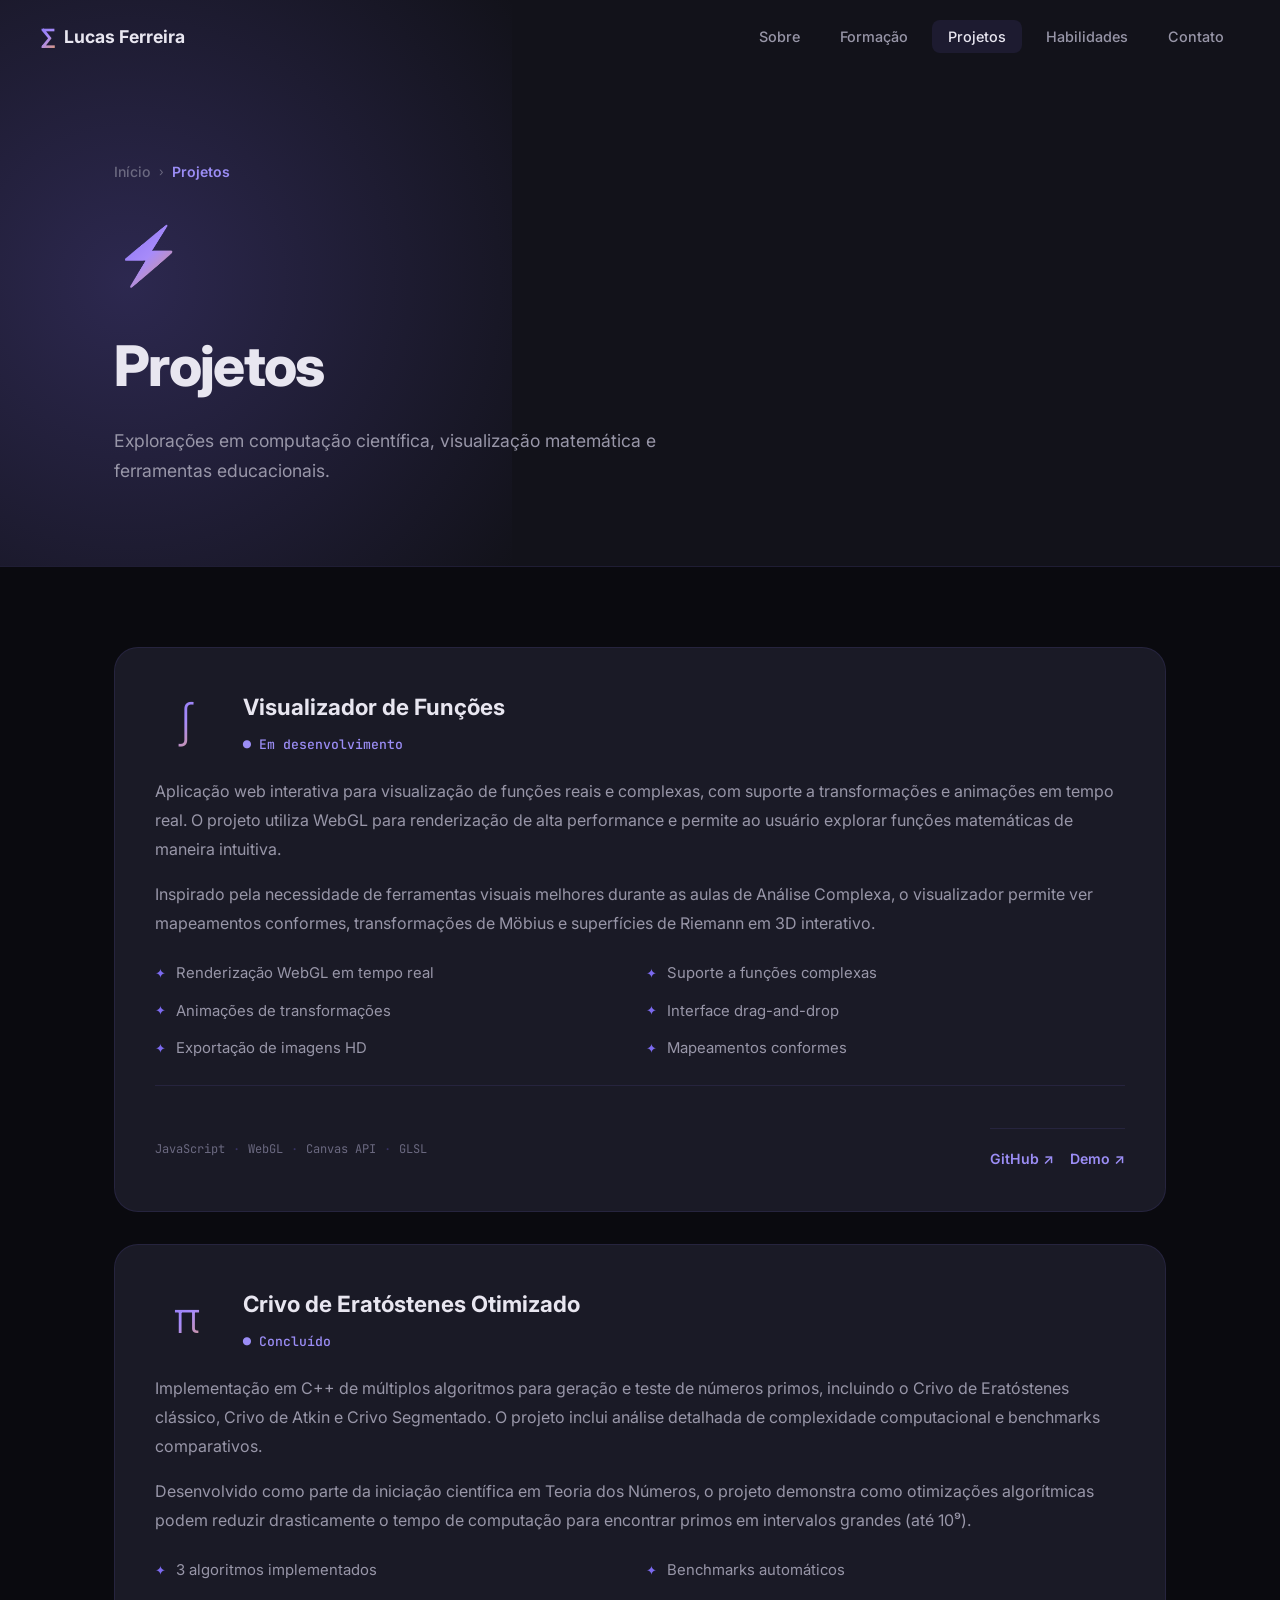
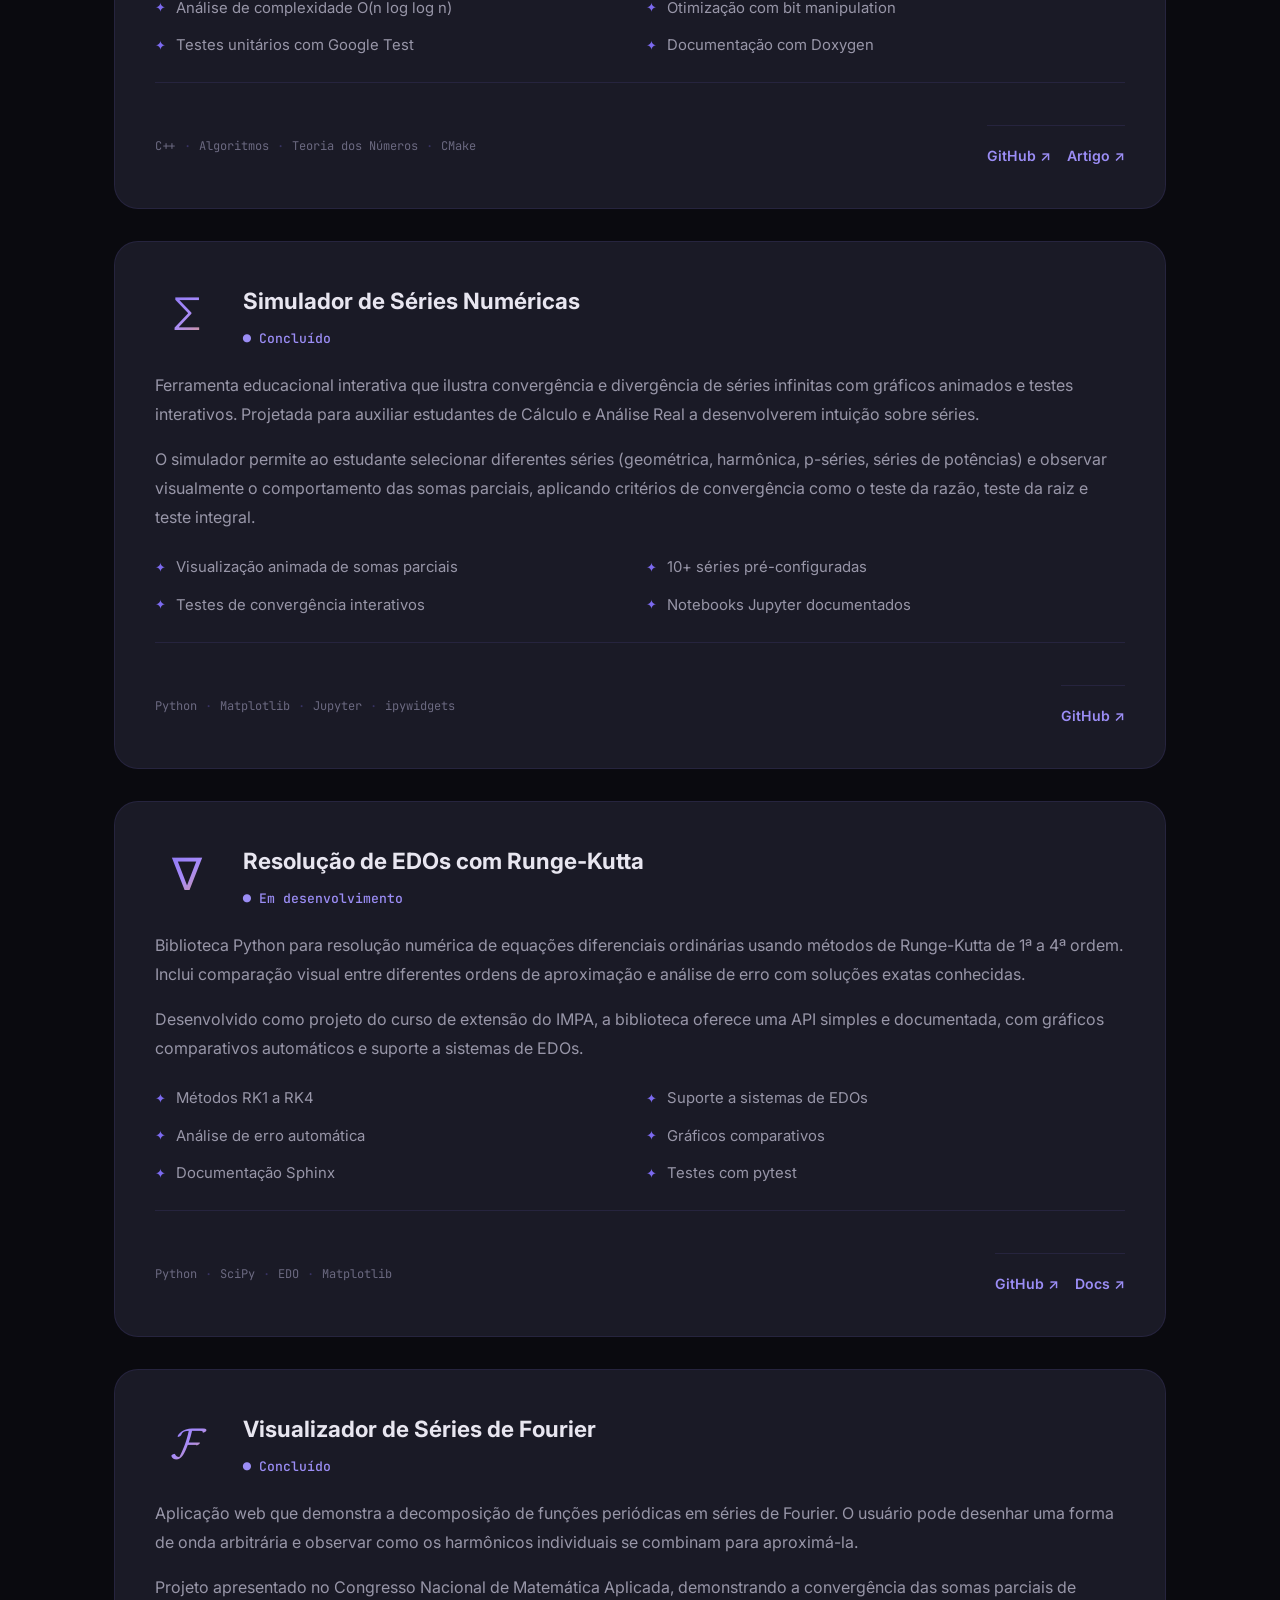
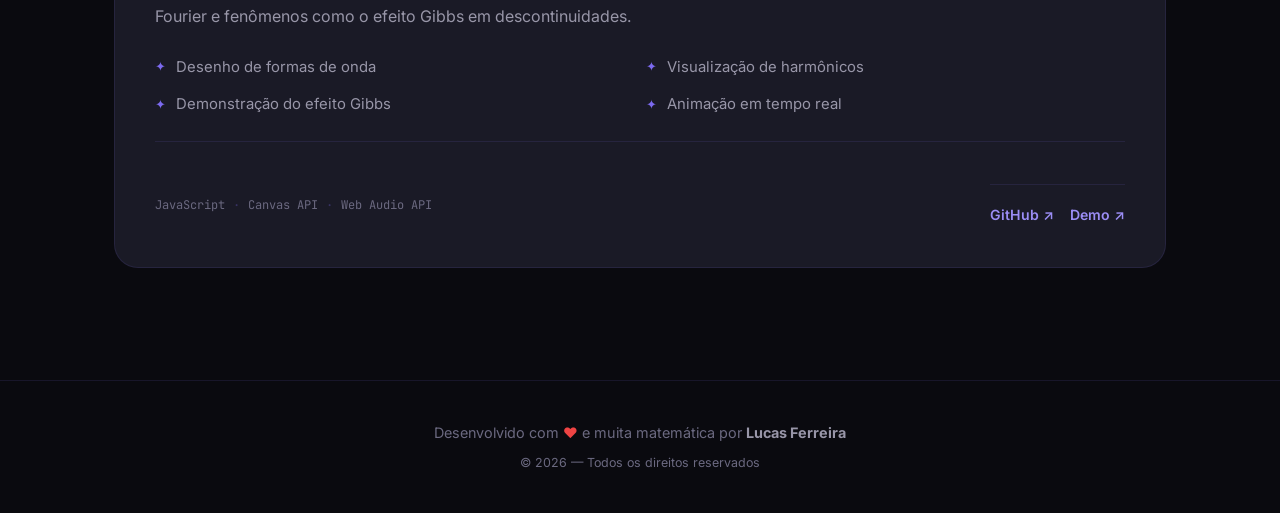
<file: projetos.html>
<!DOCTYPE html>
<html lang="pt-BR">

<head>
    <meta charset="UTF-8" />
    <meta name="viewport" content="width=device-width, initial-scale=1.0" />
    <title>Projetos — Lucas Ferreira</title>
    <meta name="description"
        content="Projetos de Lucas Ferreira: visualização matemática, algoritmos, simulações e ferramentas educacionais." />
    <link rel="preconnect" href="https://fonts.googleapis.com" />
    <link rel="preconnect" href="https://fonts.gstatic.com" crossorigin />
    <link
        href="https://fonts.googleapis.com/css2?family=Inter:wght@300;400;500;600;700;800&family=JetBrains+Mono:wght@400;500&display=swap"
        rel="stylesheet" />
    <link rel="stylesheet" href="style.css" />
</head>

<body>
    <!-- NAVBAR -->
    <nav id="navbar" class="navbar scrolled">
        <a href="index.html" class="nav-logo">
            <span class="logo-symbol">∑</span> Lucas Ferreira
        </a>
        <button class="nav-toggle" id="navToggle" aria-label="Abrir menu">
            <span></span><span></span><span></span>
        </button>
        <ul class="nav-links" id="navLinks">
            <li><a href="sobre.html" class="nav-link">Sobre</a></li>
            <li><a href="formacao.html" class="nav-link">Formação</a></li>
            <li><a href="projetos.html" class="nav-link">Projetos</a></li>
            <li><a href="habilidades.html" class="nav-link">Habilidades</a></li>
            <li><a href="contato.html" class="nav-link">Contato</a></li>
        </ul>
    </nav>

    <!-- PAGE HERO -->
    <section class="page-hero">
        <div class="container">
            <nav class="breadcrumb">
                <a href="index.html">Início</a>
                <span class="breadcrumb-sep">›</span>
                <span class="breadcrumb-current">Projetos</span>
            </nav>
            <div class="page-hero-icon">⚡</div>
            <h1>Projetos</h1>
            <p>Explorações em computação científica, visualização matemática e ferramentas educacionais.</p>
        </div>
    </section>

    <!-- PROJETOS DETALHADOS -->
    <section class="page-section">
        <div class="container">

            <!-- Projeto 1 -->
            <div class="project-detail-card">
                <div class="project-detail-header">
                    <div class="project-detail-icon">∫</div>
                    <div>
                        <h3>Visualizador de Funções</h3>
                        <span class="project-status">● Em desenvolvimento</span>
                    </div>
                </div>
                <div class="project-detail-body">
                    <p>
                        Aplicação web interativa para visualização de funções reais e complexas, com suporte a
                        transformações
                        e animações em tempo real. O projeto utiliza WebGL para renderização de alta performance e
                        permite
                        ao usuário explorar funções matemáticas de maneira intuitiva.
                    </p>
                    <p>
                        Inspirado pela necessidade de ferramentas visuais melhores durante as aulas de Análise Complexa,
                        o
                        visualizador permite ver mapeamentos conformes, transformações de Möbius e superfícies de
                        Riemann
                        em 3D interativo.
                    </p>
                    <div class="project-features">
                        <span class="project-feature">Renderização WebGL em tempo real</span>
                        <span class="project-feature">Suporte a funções complexas</span>
                        <span class="project-feature">Animações de transformações</span>
                        <span class="project-feature">Interface drag-and-drop</span>
                        <span class="project-feature">Exportação de imagens HD</span>
                        <span class="project-feature">Mapeamentos conformes</span>
                    </div>
                </div>
                <div class="project-detail-footer">
                    <div class="project-tech">
                        <span>JavaScript</span>
                        <span>WebGL</span>
                        <span>Canvas API</span>
                        <span>GLSL</span>
                    </div>
                    <div class="project-links">
                        <a href="#" class="project-link">GitHub ↗</a>
                        <a href="#" class="project-link">Demo ↗</a>
                    </div>
                </div>
            </div>

            <!-- Projeto 2 -->
            <div class="project-detail-card">
                <div class="project-detail-header">
                    <div class="project-detail-icon">π</div>
                    <div>
                        <h3>Crivo de Eratóstenes Otimizado</h3>
                        <span class="project-status">● Concluído</span>
                    </div>
                </div>
                <div class="project-detail-body">
                    <p>
                        Implementação em C++ de múltiplos algoritmos para geração e teste de números primos, incluindo o
                        Crivo de Eratóstenes clássico, Crivo de Atkin e Crivo Segmentado. O projeto inclui análise
                        detalhada
                        de complexidade computacional e benchmarks comparativos.
                    </p>
                    <p>
                        Desenvolvido como parte da iniciação científica em Teoria dos Números, o projeto demonstra como
                        otimizações algorítmicas podem reduzir drasticamente o tempo de computação para encontrar primos
                        em intervalos grandes (até 10⁹).
                    </p>
                    <div class="project-features">
                        <span class="project-feature">3 algoritmos implementados</span>
                        <span class="project-feature">Benchmarks automáticos</span>
                        <span class="project-feature">Análise de complexidade O(n log log n)</span>
                        <span class="project-feature">Otimização com bit manipulation</span>
                        <span class="project-feature">Testes unitários com Google Test</span>
                        <span class="project-feature">Documentação com Doxygen</span>
                    </div>
                </div>
                <div class="project-detail-footer">
                    <div class="project-tech">
                        <span>C++</span>
                        <span>Algoritmos</span>
                        <span>Teoria dos Números</span>
                        <span>CMake</span>
                    </div>
                    <div class="project-links">
                        <a href="#" class="project-link">GitHub ↗</a>
                        <a href="#" class="project-link">Artigo ↗</a>
                    </div>
                </div>
            </div>

            <!-- Projeto 3 -->
            <div class="project-detail-card">
                <div class="project-detail-header">
                    <div class="project-detail-icon">Σ</div>
                    <div>
                        <h3>Simulador de Séries Numéricas</h3>
                        <span class="project-status">● Concluído</span>
                    </div>
                </div>
                <div class="project-detail-body">
                    <p>
                        Ferramenta educacional interativa que ilustra convergência e divergência de séries infinitas com
                        gráficos animados e testes interativos. Projetada para auxiliar estudantes de Cálculo e Análise
                        Real a desenvolverem intuição sobre séries.
                    </p>
                    <p>
                        O simulador permite ao estudante selecionar diferentes séries (geométrica, harmônica, p-séries,
                        séries de potências) e observar visualmente o comportamento das somas parciais, aplicando
                        critérios
                        de convergência como o teste da razão, teste da raiz e teste integral.
                    </p>
                    <div class="project-features">
                        <span class="project-feature">Visualização animada de somas parciais</span>
                        <span class="project-feature">10+ séries pré-configuradas</span>
                        <span class="project-feature">Testes de convergência interativos</span>
                        <span class="project-feature">Notebooks Jupyter documentados</span>
                    </div>
                </div>
                <div class="project-detail-footer">
                    <div class="project-tech">
                        <span>Python</span>
                        <span>Matplotlib</span>
                        <span>Jupyter</span>
                        <span>ipywidgets</span>
                    </div>
                    <div class="project-links">
                        <a href="#" class="project-link">GitHub ↗</a>
                    </div>
                </div>
            </div>

            <!-- Projeto 4 -->
            <div class="project-detail-card">
                <div class="project-detail-header">
                    <div class="project-detail-icon">∇</div>
                    <div>
                        <h3>Resolução de EDOs com Runge-Kutta</h3>
                        <span class="project-status">● Em desenvolvimento</span>
                    </div>
                </div>
                <div class="project-detail-body">
                    <p>
                        Biblioteca Python para resolução numérica de equações diferenciais ordinárias usando métodos de
                        Runge-Kutta de 1ª a 4ª ordem. Inclui comparação visual entre diferentes ordens de aproximação e
                        análise de erro com soluções exatas conhecidas.
                    </p>
                    <p>
                        Desenvolvido como projeto do curso de extensão do IMPA, a biblioteca oferece uma API simples e
                        documentada, com gráficos comparativos automáticos e suporte a sistemas de EDOs.
                    </p>
                    <div class="project-features">
                        <span class="project-feature">Métodos RK1 a RK4</span>
                        <span class="project-feature">Suporte a sistemas de EDOs</span>
                        <span class="project-feature">Análise de erro automática</span>
                        <span class="project-feature">Gráficos comparativos</span>
                        <span class="project-feature">Documentação Sphinx</span>
                        <span class="project-feature">Testes com pytest</span>
                    </div>
                </div>
                <div class="project-detail-footer">
                    <div class="project-tech">
                        <span>Python</span>
                        <span>SciPy</span>
                        <span>EDO</span>
                        <span>Matplotlib</span>
                    </div>
                    <div class="project-links">
                        <a href="#" class="project-link">GitHub ↗</a>
                        <a href="#" class="project-link">Docs ↗</a>
                    </div>
                </div>
            </div>

            <!-- Projeto 5 (Novo) -->
            <div class="project-detail-card">
                <div class="project-detail-header">
                    <div class="project-detail-icon">𝓕</div>
                    <div>
                        <h3>Visualizador de Séries de Fourier</h3>
                        <span class="project-status">● Concluído</span>
                    </div>
                </div>
                <div class="project-detail-body">
                    <p>
                        Aplicação web que demonstra a decomposição de funções periódicas em séries de Fourier. O usuário
                        pode desenhar uma forma de onda arbitrária e observar como os harmônicos individuais se combinam
                        para aproximá-la.
                    </p>
                    <p>
                        Projeto apresentado no Congresso Nacional de Matemática Aplicada, demonstrando a convergência
                        das somas parciais de Fourier e fenômenos como o efeito Gibbs em descontinuidades.
                    </p>
                    <div class="project-features">
                        <span class="project-feature">Desenho de formas de onda</span>
                        <span class="project-feature">Visualização de harmônicos</span>
                        <span class="project-feature">Demonstração do efeito Gibbs</span>
                        <span class="project-feature">Animação em tempo real</span>
                    </div>
                </div>
                <div class="project-detail-footer">
                    <div class="project-tech">
                        <span>JavaScript</span>
                        <span>Canvas API</span>
                        <span>Web Audio API</span>
                    </div>
                    <div class="project-links">
                        <a href="#" class="project-link">GitHub ↗</a>
                        <a href="#" class="project-link">Demo ↗</a>
                    </div>
                </div>
            </div>

        </div>
    </section>

    <!-- FOOTER -->
    <footer class="footer">
        <p>Desenvolvido com <span class="heart">♥</span> e muita matemática por <strong>Lucas Ferreira</strong></p>
        <p class="footer-small">© 2026 — Todos os direitos reservados</p>
    </footer>

    <script src="script.js"></script>
</body>

</html>
</file>
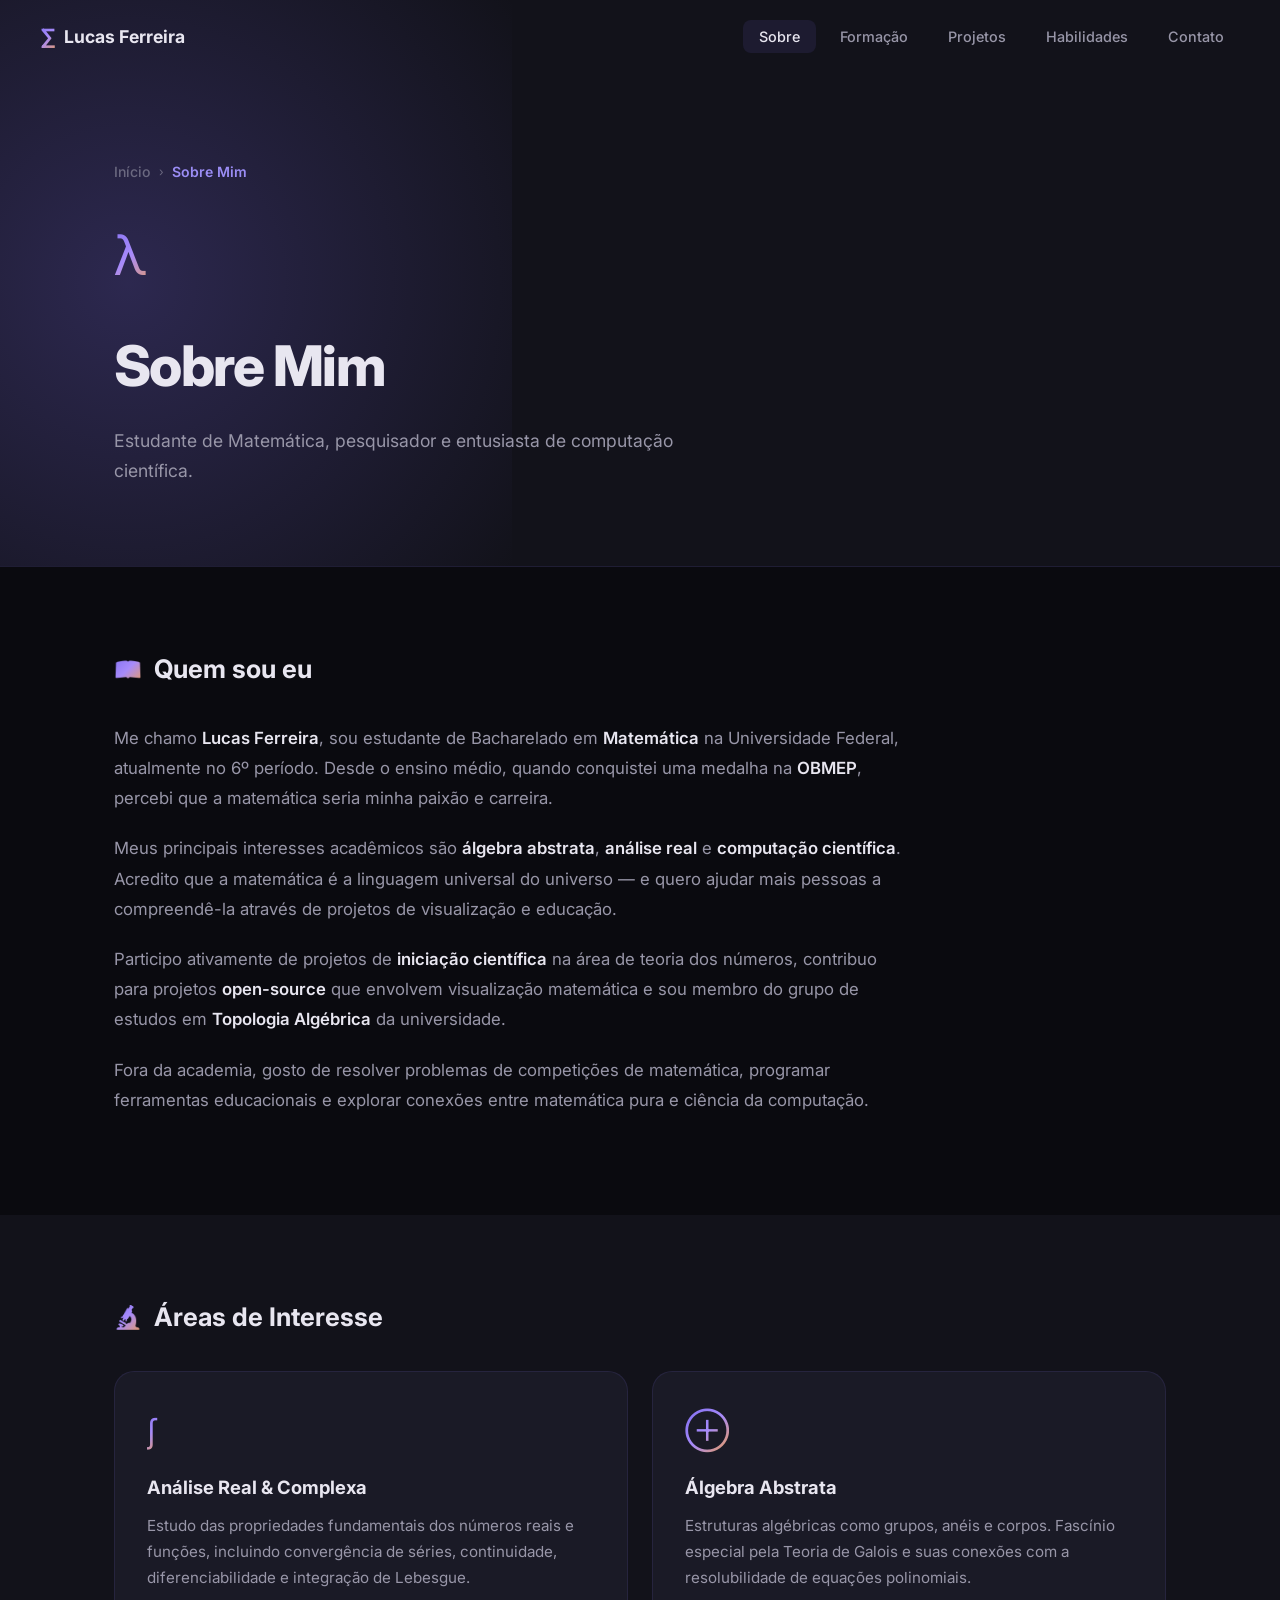
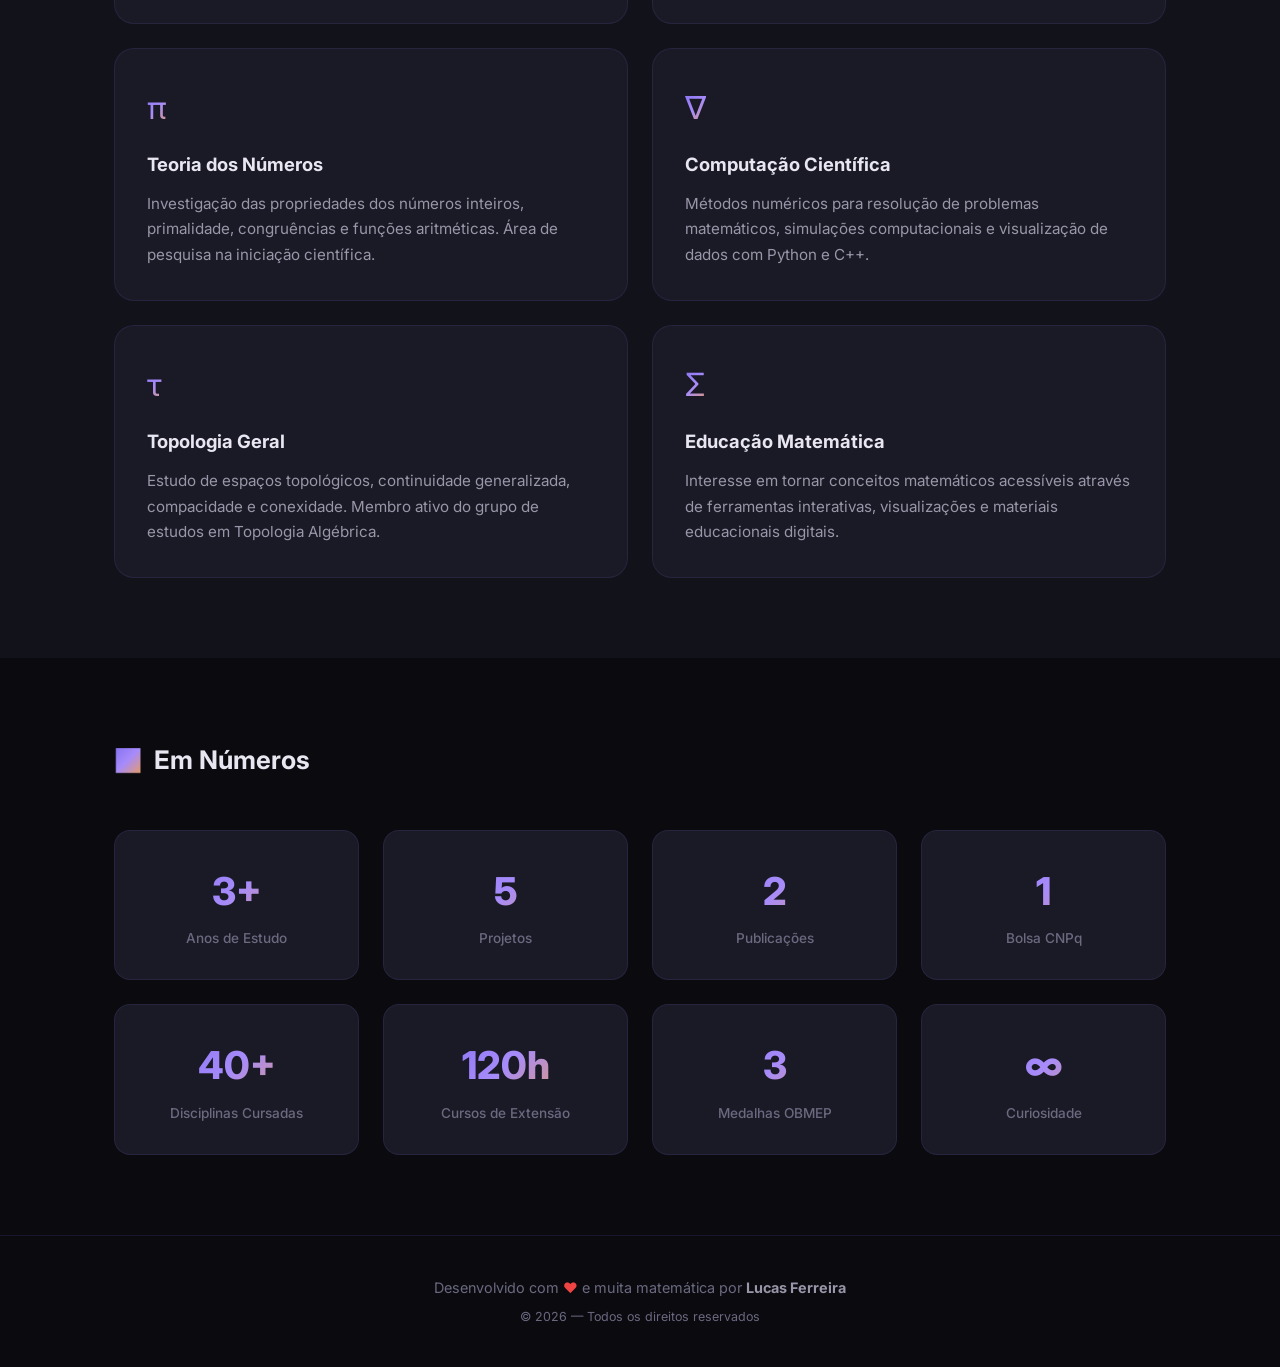
<file: sobre.html>
<!DOCTYPE html>
<html lang="pt-BR">

<head>
    <meta charset="UTF-8" />
    <meta name="viewport" content="width=device-width, initial-scale=1.0" />
    <title>Sobre Mim — Lucas Ferreira</title>
    <meta name="description"
        content="Conheça mais sobre Lucas Ferreira, estudante de Matemática apaixonado por álgebra, análise e computação científica." />
    <link rel="preconnect" href="https://fonts.googleapis.com" />
    <link rel="preconnect" href="https://fonts.gstatic.com" crossorigin />
    <link
        href="https://fonts.googleapis.com/css2?family=Inter:wght@300;400;500;600;700;800&family=JetBrains+Mono:wght@400;500&display=swap"
        rel="stylesheet" />
    <link rel="stylesheet" href="style.css" />
</head>

<body>
    <!-- NAVBAR -->
    <nav id="navbar" class="navbar scrolled">
        <a href="index.html" class="nav-logo">
            <span class="logo-symbol">∑</span> Lucas Ferreira
        </a>
        <button class="nav-toggle" id="navToggle" aria-label="Abrir menu">
            <span></span><span></span><span></span>
        </button>
        <ul class="nav-links" id="navLinks">
            <li><a href="sobre.html" class="nav-link">Sobre</a></li>
            <li><a href="formacao.html" class="nav-link">Formação</a></li>
            <li><a href="projetos.html" class="nav-link">Projetos</a></li>
            <li><a href="habilidades.html" class="nav-link">Habilidades</a></li>
            <li><a href="contato.html" class="nav-link">Contato</a></li>
        </ul>
    </nav>

    <!-- PAGE HERO -->
    <section class="page-hero">
        <div class="container">
            <nav class="breadcrumb">
                <a href="index.html">Início</a>
                <span class="breadcrumb-sep">›</span>
                <span class="breadcrumb-current">Sobre Mim</span>
            </nav>
            <div class="page-hero-icon">λ</div>
            <h1>Sobre Mim</h1>
            <p>Estudante de Matemática, pesquisador e entusiasta de computação científica.</p>
        </div>
    </section>

    <!-- BIOGRAFIA -->
    <section class="page-section">
        <div class="container">
            <h2 class="page-section-title"><span class="icon">📖</span> Quem sou eu</h2>
            <div class="bio-text">
                <p>
                    Me chamo <strong>Lucas Ferreira</strong>, sou estudante de Bacharelado em
                    <strong>Matemática</strong> na
                    Universidade Federal, atualmente no 6º período. Desde o ensino médio, quando conquistei uma medalha
                    na
                    <strong>OBMEP</strong>, percebi que a matemática seria minha paixão e carreira.
                </p>
                <p>
                    Meus principais interesses acadêmicos são <strong>álgebra abstrata</strong>, <strong>análise
                        real</strong> e
                    <strong>computação científica</strong>. Acredito que a matemática é a linguagem universal do
                    universo — e
                    quero ajudar mais pessoas a compreendê-la através de projetos de visualização e educação.
                </p>
                <p>
                    Participo ativamente de projetos de <strong>iniciação científica</strong> na área de teoria dos
                    números,
                    contribuo para projetos <strong>open-source</strong> que envolvem visualização matemática e sou
                    membro do
                    grupo de estudos em <strong>Topologia Algébrica</strong> da universidade.
                </p>
                <p>
                    Fora da academia, gosto de resolver problemas de competições de matemática, programar ferramentas
                    educacionais e explorar conexões entre matemática pura e ciência da computação.
                </p>
            </div>
        </div>
    </section>

    <!-- ÁREAS DE INTERESSE -->
    <section class="page-section alt-bg">
        <div class="container">
            <h2 class="page-section-title"><span class="icon">🔬</span> Áreas de Interesse</h2>
            <div class="detail-grid">
                <div class="detail-card">
                    <div class="detail-icon">∫</div>
                    <h3>Análise Real & Complexa</h3>
                    <p>Estudo das propriedades fundamentais dos números reais e funções, incluindo convergência de
                        séries, continuidade, diferenciabilidade e integração de Lebesgue.</p>
                </div>
                <div class="detail-card">
                    <div class="detail-icon">⊕</div>
                    <h3>Álgebra Abstrata</h3>
                    <p>Estruturas algébricas como grupos, anéis e corpos. Fascínio especial pela Teoria de Galois e suas
                        conexões com a resolubilidade de equações polinomiais.</p>
                </div>
                <div class="detail-card">
                    <div class="detail-icon">π</div>
                    <h3>Teoria dos Números</h3>
                    <p>Investigação das propriedades dos números inteiros, primalidade, congruências e funções
                        aritméticas. Área de pesquisa na iniciação científica.</p>
                </div>
                <div class="detail-card">
                    <div class="detail-icon">∇</div>
                    <h3>Computação Científica</h3>
                    <p>Métodos numéricos para resolução de problemas matemáticos, simulações computacionais e
                        visualização de dados com Python e C++.</p>
                </div>
                <div class="detail-card">
                    <div class="detail-icon">τ</div>
                    <h3>Topologia Geral</h3>
                    <p>Estudo de espaços topológicos, continuidade generalizada, compacidade e conexidade. Membro ativo
                        do grupo de estudos em Topologia Algébrica.</p>
                </div>
                <div class="detail-card">
                    <div class="detail-icon">Σ</div>
                    <h3>Educação Matemática</h3>
                    <p>Interesse em tornar conceitos matemáticos acessíveis através de ferramentas interativas,
                        visualizações e materiais educacionais digitais.</p>
                </div>
            </div>
        </div>
    </section>

    <!-- NÚMEROS -->
    <section class="page-section">
        <div class="container">
            <h2 class="page-section-title"><span class="icon">📊</span> Em Números</h2>
            <div class="stats-grid">
                <div class="stat-card">
                    <span class="stat-number">3+</span>
                    <span class="stat-label">Anos de Estudo</span>
                </div>
                <div class="stat-card">
                    <span class="stat-number">5</span>
                    <span class="stat-label">Projetos</span>
                </div>
                <div class="stat-card">
                    <span class="stat-number">2</span>
                    <span class="stat-label">Publicações</span>
                </div>
                <div class="stat-card">
                    <span class="stat-number">1</span>
                    <span class="stat-label">Bolsa CNPq</span>
                </div>
                <div class="stat-card">
                    <span class="stat-number">40+</span>
                    <span class="stat-label">Disciplinas Cursadas</span>
                </div>
                <div class="stat-card">
                    <span class="stat-number">120h</span>
                    <span class="stat-label">Cursos de Extensão</span>
                </div>
                <div class="stat-card">
                    <span class="stat-number">3</span>
                    <span class="stat-label">Medalhas OBMEP</span>
                </div>
                <div class="stat-card">
                    <span class="stat-number">∞</span>
                    <span class="stat-label">Curiosidade</span>
                </div>
            </div>
        </div>
    </section>

    <!-- FOOTER -->
    <footer class="footer">
        <p>Desenvolvido com <span class="heart">♥</span> e muita matemática por <strong>Lucas Ferreira</strong></p>
        <p class="footer-small">© 2026 — Todos os direitos reservados</p>
    </footer>

    <script src="script.js"></script>
</body>

</html>
</file>
<file: style.css>
/* ========================================
   DESIGN TOKENS
   ======================================== */
:root {
  /* Colors — Dark theme with warm math-inspired accents */
  --bg-primary: #0a0a0f;
  --bg-secondary: #12121a;
  --bg-card: #1a1a26;
  --bg-card-hover: #222230;
  --bg-glass: rgba(26, 26, 38, 0.7);

  --text-primary: #e8e6f0;
  --text-secondary: #9896a8;
  --text-muted: #6b6980;

  --accent: #7c6aef;
  --accent-light: #9b8df5;
  --accent-glow: rgba(124, 106, 239, 0.25);
  --accent-secondary: #f59e42;

  --gradient-hero: linear-gradient(135deg, #7c6aef 0%, #a78bfa 50%, #f59e42 100%);
  --gradient-card: linear-gradient(145deg, rgba(124, 106, 239, 0.08), rgba(245, 158, 66, 0.04));

  --border: rgba(124, 106, 239, 0.12);
  --border-hover: rgba(124, 106, 239, 0.3);

  /* Typography */
  --font-body: 'Inter', -apple-system, BlinkMacSystemFont, sans-serif;
  --font-mono: 'JetBrains Mono', monospace;

  /* Spacing */
  --section-padding: 100px 0;
  --container-width: 1100px;

  /* Transitions */
  --ease: cubic-bezier(0.4, 0, 0.2, 1);
  --ease-bounce: cubic-bezier(0.34, 1.56, 0.64, 1);
}

/* ========================================
   RESET & BASE
   ======================================== */
*,
*::before,
*::after {
  box-sizing: border-box;
  margin: 0;
  padding: 0;
}

html {
  scroll-behavior: smooth;
  scroll-padding-top: 80px;
}

body {
  font-family: var(--font-body);
  background-color: var(--bg-primary);
  color: var(--text-primary);
  line-height: 1.7;
  overflow-x: hidden;
  -webkit-font-smoothing: antialiased;
}

a {
  color: var(--accent-light);
  text-decoration: none;
  transition: color 0.3s var(--ease);
}

a:hover {
  color: var(--accent-secondary);
}

img {
  max-width: 100%;
  display: block;
}

::selection {
  background: var(--accent);
  color: #fff;
}

/* ========================================
   UTILITY
   ======================================== */
.container {
  max-width: var(--container-width);
  margin: 0 auto;
  padding: 0 24px;
}

.section {
  padding: var(--section-padding);
  position: relative;
}

.section-title {
  font-size: clamp(1.8rem, 4vw, 2.6rem);
  font-weight: 700;
  margin-bottom: 56px;
  letter-spacing: -0.02em;
}

.title-number {
  font-family: var(--font-mono);
  font-size: 0.7em;
  color: var(--accent);
  margin-right: 12px;
}

.highlight {
  background: var(--gradient-hero);
  -webkit-background-clip: text;
  -webkit-text-fill-color: transparent;
  background-clip: text;
}

/* ========================================
   NAVBAR
   ======================================== */
.navbar {
  position: fixed;
  top: 0;
  left: 0;
  width: 100%;
  z-index: 1000;
  display: flex;
  align-items: center;
  justify-content: space-between;
  padding: 18px 40px;
  transition: background 0.4s var(--ease), box-shadow 0.4s var(--ease), padding 0.4s var(--ease);
}

.navbar.scrolled {
  background: var(--bg-glass);
  backdrop-filter: blur(20px);
  -webkit-backdrop-filter: blur(20px);
  box-shadow: 0 1px 0 var(--border);
  padding: 12px 40px;
}

.nav-logo {
  font-weight: 700;
  font-size: 1.1rem;
  color: var(--text-primary);
  display: flex;
  align-items: center;
  gap: 8px;
}

.logo-symbol {
  font-size: 1.4rem;
  background: var(--gradient-hero);
  -webkit-background-clip: text;
  -webkit-text-fill-color: transparent;
  background-clip: text;
}

.nav-links {
  list-style: none;
  display: flex;
  gap: 8px;
}

.nav-link {
  padding: 8px 16px;
  font-size: 0.9rem;
  font-weight: 500;
  color: var(--text-secondary);
  border-radius: 8px;
  transition: color 0.3s var(--ease), background 0.3s var(--ease);
}

.nav-link:hover,
.nav-link.active {
  color: var(--text-primary);
  background: rgba(124, 106, 239, 0.1);
}

/* Mobile toggle */
.nav-toggle {
  display: none;
  flex-direction: column;
  gap: 5px;
  background: none;
  border: none;
  cursor: pointer;
  padding: 4px;
}

.nav-toggle span {
  display: block;
  width: 24px;
  height: 2px;
  background: var(--text-primary);
  border-radius: 2px;
  transition: transform 0.3s var(--ease), opacity 0.3s var(--ease);
}

.nav-toggle.open span:nth-child(1) {
  transform: translateY(7px) rotate(45deg);
}

.nav-toggle.open span:nth-child(2) {
  opacity: 0;
}

.nav-toggle.open span:nth-child(3) {
  transform: translateY(-7px) rotate(-45deg);
}

/* ========================================
   HERO
   ======================================== */
.hero {
  min-height: 100vh;
  display: flex;
  align-items: center;
  justify-content: center;
  position: relative;
  overflow: hidden;
}

.hero-canvas {
  position: absolute;
  inset: 0;
  width: 100%;
  height: 100%;
  opacity: 0.35;
  pointer-events: none;
}

.hero-content {
  position: relative;
  z-index: 2;
  text-align: center;
  padding: 0 24px;
  animation: fadeUp 1s var(--ease) forwards;
}

@keyframes fadeUp {
  from {
    opacity: 0;
    transform: translateY(40px);
  }

  to {
    opacity: 1;
    transform: translateY(0);
  }
}

.hero-greeting {
  font-size: 1.1rem;
  color: var(--accent-light);
  font-weight: 500;
  margin-bottom: 8px;
  letter-spacing: 0.05em;
}

.hero-name {
  font-size: clamp(2.8rem, 8vw, 5.5rem);
  font-weight: 800;
  letter-spacing: -0.03em;
  line-height: 1.1;
  margin-bottom: 16px;
  background: linear-gradient(135deg, #e8e6f0 30%, #7c6aef 100%);
  -webkit-background-clip: text;
  -webkit-text-fill-color: transparent;
  background-clip: text;
}

.hero-tagline {
  font-size: clamp(1rem, 2.5vw, 1.35rem);
  color: var(--text-secondary);
  max-width: 550px;
  margin: 0 auto 40px;
  font-weight: 400;
}

.hero-cta {
  display: flex;
  gap: 16px;
  justify-content: center;
  flex-wrap: wrap;
}

/* Buttons */
.btn {
  display: inline-flex;
  align-items: center;
  padding: 14px 32px;
  font-size: 0.95rem;
  font-weight: 600;
  border-radius: 12px;
  border: none;
  cursor: pointer;
  transition: transform 0.3s var(--ease-bounce), box-shadow 0.3s var(--ease);
  font-family: var(--font-body);
}

.btn-primary {
  background: var(--accent);
  color: #fff;
  box-shadow: 0 4px 24px var(--accent-glow);
}

.btn-primary:hover {
  transform: translateY(-2px);
  box-shadow: 0 8px 32px rgba(124, 106, 239, 0.4);
  color: #fff;
}

.btn-outline {
  background: transparent;
  color: var(--accent-light);
  border: 1.5px solid var(--border-hover);
}

.btn-outline:hover {
  background: rgba(124, 106, 239, 0.08);
  transform: translateY(-2px);
  color: var(--accent-light);
}

/* Scroll indicator */
.scroll-indicator {
  position: absolute;
  bottom: 40px;
  left: 50%;
  transform: translateX(-50%);
  z-index: 2;
  animation: floatUp 2s ease-in-out infinite;
}

.scroll-mouse {
  width: 26px;
  height: 42px;
  border: 2px solid var(--text-muted);
  border-radius: 14px;
  display: flex;
  justify-content: center;
  padding-top: 8px;
}

.scroll-dot {
  width: 4px;
  height: 10px;
  background: var(--accent-light);
  border-radius: 4px;
  animation: scrollDot 2s ease-in-out infinite;
}

@keyframes scrollDot {

  0%,
  100% {
    opacity: 0.3;
    transform: translateY(0);
  }

  50% {
    opacity: 1;
    transform: translateY(8px);
  }
}

@keyframes floatUp {

  0%,
  100% {
    transform: translateX(-50%) translateY(0);
  }

  50% {
    transform: translateX(-50%) translateY(-8px);
  }
}

/* ========================================
   SOBRE
   ======================================== */
.sobre-grid {
  display: grid;
  grid-template-columns: 260px 1fr;
  gap: 60px;
  align-items: start;
}

.avatar-frame {
  position: relative;
  width: 220px;
  height: 220px;
  border-radius: 24px;
  overflow: hidden;
  border: 2px solid var(--border);
  transition: border-color 0.4s var(--ease);
}

.avatar-frame::before {
  content: '';
  position: absolute;
  inset: -2px;
  border-radius: 26px;
  background: var(--gradient-hero);
  z-index: -1;
  opacity: 0;
  transition: opacity 0.4s var(--ease);
}

.avatar-frame:hover {
  border-color: transparent;
}

.avatar-frame:hover::before {
  opacity: 1;
}

.avatar-placeholder {
  width: 100%;
  height: 100%;
  background: var(--gradient-card);
  display: flex;
  align-items: center;
  justify-content: center;
}

.avatar-icon {
  font-size: 5rem;
  font-weight: 200;
  background: var(--gradient-hero);
  -webkit-background-clip: text;
  -webkit-text-fill-color: transparent;
  background-clip: text;
}

.sobre-text p {
  color: var(--text-secondary);
  margin-bottom: 20px;
  font-size: 1.02rem;
}

.sobre-text strong {
  color: var(--text-primary);
  font-weight: 600;
}

.sobre-stats {
  display: flex;
  gap: 40px;
  margin-top: 32px;
  padding-top: 28px;
  border-top: 1px solid var(--border);
}

.stat-number {
  display: block;
  font-size: 2rem;
  font-weight: 800;
  background: var(--gradient-hero);
  -webkit-background-clip: text;
  -webkit-text-fill-color: transparent;
  background-clip: text;
}

.stat-label {
  font-size: 0.85rem;
  color: var(--text-muted);
  font-weight: 500;
}

/* ========================================
   FORMAÇÃO — TIMELINE
   ======================================== */
.formacao {
  background: var(--bg-secondary);
}

.timeline {
  position: relative;
  padding-left: 40px;
}

.timeline::before {
  content: '';
  position: absolute;
  left: 8px;
  top: 0;
  bottom: 0;
  width: 2px;
  background: linear-gradient(to bottom, var(--accent), transparent);
}

.timeline-item {
  position: relative;
  margin-bottom: 48px;
}

.timeline-item:last-child {
  margin-bottom: 0;
}

.timeline-dot {
  position: absolute;
  left: -36px;
  top: 24px;
  width: 14px;
  height: 14px;
  background: var(--accent);
  border-radius: 50%;
  border: 3px solid var(--bg-secondary);
  box-shadow: 0 0 0 3px var(--accent-glow);
  z-index: 1;
}

.timeline-card {
  background: var(--bg-card);
  border: 1px solid var(--border);
  border-radius: 16px;
  padding: 28px 32px;
  transition: border-color 0.3s var(--ease), transform 0.3s var(--ease), box-shadow 0.3s var(--ease);
}

.timeline-card:hover {
  border-color: var(--border-hover);
  transform: translateX(6px);
  box-shadow: 0 8px 32px rgba(0, 0, 0, 0.2);
}

.timeline-date {
  font-family: var(--font-mono);
  font-size: 0.82rem;
  color: var(--accent-light);
  font-weight: 500;
}

.timeline-card h3 {
  font-size: 1.2rem;
  font-weight: 700;
  margin: 8px 0 4px;
}

.timeline-institution {
  color: var(--text-muted);
  font-size: 0.9rem;
  font-weight: 500;
  margin-bottom: 10px;
}

.timeline-card p:last-of-type {
  color: var(--text-secondary);
  font-size: 0.95rem;
}

.timeline-tags {
  display: flex;
  gap: 8px;
  flex-wrap: wrap;
  margin-top: 16px;
}

.tag {
  font-size: 0.78rem;
  padding: 4px 12px;
  border-radius: 20px;
  background: rgba(124, 106, 239, 0.1);
  color: var(--accent-light);
  font-weight: 500;
  border: 1px solid rgba(124, 106, 239, 0.15);
}

/* ========================================
   PROJETOS
   ======================================== */
.projects-grid {
  display: grid;
  grid-template-columns: repeat(2, 1fr);
  gap: 24px;
}

.project-card {
  background: var(--bg-card);
  border: 1px solid var(--border);
  border-radius: 20px;
  padding: 32px;
  transition: border-color 0.35s var(--ease), transform 0.35s var(--ease), box-shadow 0.35s var(--ease);
  display: flex;
  flex-direction: column;
}

.project-card:hover {
  border-color: var(--border-hover);
  transform: translateY(-6px);
  box-shadow: 0 16px 48px rgba(0, 0, 0, 0.25);
}

.project-icon {
  font-size: 2.6rem;
  font-weight: 300;
  margin-bottom: 16px;
  background: var(--gradient-hero);
  -webkit-background-clip: text;
  -webkit-text-fill-color: transparent;
  background-clip: text;
  width: 56px;
  height: 56px;
  display: flex;
  align-items: center;
  justify-content: center;
  background-color: rgba(124, 106, 239, 0.08);
  border-radius: 14px;
  /* Fix for background-clip + background-color conflict */
  background-image: var(--gradient-hero);
}

.project-card h3 {
  font-size: 1.15rem;
  font-weight: 700;
  margin-bottom: 10px;
}

.project-card p {
  color: var(--text-secondary);
  font-size: 0.93rem;
  flex: 1;
}

.project-tech {
  display: flex;
  gap: 8px;
  flex-wrap: wrap;
  margin-top: 18px;
}

.project-tech span {
  font-family: var(--font-mono);
  font-size: 0.75rem;
  color: var(--text-muted);
}

.project-tech span:not(:last-child)::after {
  content: '·';
  margin-left: 8px;
  color: var(--border-hover);
}

.project-links {
  display: flex;
  gap: 16px;
  margin-top: 18px;
  padding-top: 18px;
  border-top: 1px solid var(--border);
}

.project-link {
  font-size: 0.88rem;
  font-weight: 600;
  color: var(--accent-light);
  transition: color 0.3s var(--ease);
}

.project-link:hover {
  color: var(--accent-secondary);
}

/* ========================================
   HABILIDADES
   ======================================== */
.habilidades {
  background: var(--bg-secondary);
}

.skills-grid {
  display: grid;
  grid-template-columns: repeat(3, 1fr);
  gap: 28px;
}

.skill-category {
  background: var(--bg-card);
  border: 1px solid var(--border);
  border-radius: 20px;
  padding: 32px;
  transition: border-color 0.3s var(--ease), transform 0.3s var(--ease);
}

.skill-category:hover {
  border-color: var(--border-hover);
  transform: translateY(-4px);
}

.skill-category-title {
  font-size: 1.1rem;
  font-weight: 700;
  margin-bottom: 20px;
  display: flex;
  align-items: center;
  gap: 10px;
}

.skill-icon {
  font-size: 1.3rem;
}

.skill-list {
  list-style: none;
  display: flex;
  flex-direction: column;
  gap: 10px;
}

.skill-list li {
  color: var(--text-secondary);
  font-size: 0.93rem;
  padding-left: 18px;
  position: relative;
}

.skill-list li::before {
  content: '→';
  position: absolute;
  left: 0;
  color: var(--accent);
  font-size: 0.85rem;
}

/* ========================================
   CONTATO
   ======================================== */
.contato-wrapper {
  max-width: 600px;
  margin: 0 auto;
  text-align: center;
}

.contato-intro {
  color: var(--text-secondary);
  font-size: 1.05rem;
  margin-bottom: 40px;
}

.contact-form {
  text-align: left;
}

.form-group {
  margin-bottom: 20px;
}

.form-group label {
  display: block;
  font-size: 0.88rem;
  font-weight: 600;
  margin-bottom: 8px;
  color: var(--text-primary);
}

.form-group input,
.form-group textarea {
  width: 100%;
  padding: 14px 18px;
  font-size: 0.95rem;
  font-family: var(--font-body);
  color: var(--text-primary);
  background: var(--bg-card);
  border: 1.5px solid var(--border);
  border-radius: 12px;
  outline: none;
  transition: border-color 0.3s var(--ease), box-shadow 0.3s var(--ease);
}

.form-group input::placeholder,
.form-group textarea::placeholder {
  color: var(--text-muted);
}

.form-group input:focus,
.form-group textarea:focus {
  border-color: var(--accent);
  box-shadow: 0 0 0 3px var(--accent-glow);
}

.form-group textarea {
  resize: vertical;
  min-height: 120px;
}

.btn-submit {
  width: 100%;
  justify-content: center;
  margin-top: 8px;
  gap: 10px;
}

.btn-submit .btn-loader {
  display: inline-flex;
  align-items: center;
}

.btn-submit.loading {
  opacity: 0.85;
  pointer-events: none;
}

.btn-submit.success {
  background: #22c55e;
  box-shadow: 0 4px 24px rgba(34, 197, 94, 0.3);
}

/* Form status messages */
.form-status {
  margin-top: 16px;
  padding: 14px 20px;
  border-radius: 12px;
  font-size: 0.92rem;
  font-weight: 500;
  text-align: center;
  animation: statusSlideIn 0.4s var(--ease) forwards;
}

.form-status.success {
  background: rgba(34, 197, 94, 0.1);
  color: #4ade80;
  border: 1px solid rgba(34, 197, 94, 0.2);
}

.form-status.error {
  background: rgba(239, 68, 68, 0.1);
  color: #f59e42;
  border: 1px solid rgba(245, 158, 66, 0.2);
}

@keyframes statusSlideIn {
  from {
    opacity: 0;
    transform: translateY(-8px);
  }

  to {
    opacity: 1;
    transform: translateY(0);
  }
}

.contato-social {
  display: flex;
  justify-content: center;
  gap: 20px;
  margin-top: 48px;
}

.social-link {
  width: 48px;
  height: 48px;
  display: flex;
  align-items: center;
  justify-content: center;
  border-radius: 14px;
  color: var(--text-secondary);
  background: var(--bg-card);
  border: 1px solid var(--border);
  transition: color 0.3s var(--ease), border-color 0.3s var(--ease), transform 0.3s var(--ease-bounce), background 0.3s var(--ease);
}

.social-link:hover {
  color: var(--accent-light);
  border-color: var(--accent);
  background: rgba(124, 106, 239, 0.08);
  transform: translateY(-3px);
}

/* ========================================
   FOOTER
   ======================================== */
.footer {
  text-align: center;
  padding: 40px 24px;
  border-top: 1px solid var(--border);
  font-size: 0.9rem;
  color: var(--text-muted);
}

.heart {
  color: #ef4444;
  animation: heartbeat 1.2s ease-in-out infinite;
  display: inline-block;
}

@keyframes heartbeat {

  0%,
  100% {
    transform: scale(1);
  }

  50% {
    transform: scale(1.2);
  }
}

.footer strong {
  color: var(--text-secondary);
}

.footer-small {
  font-size: 0.78rem;
  margin-top: 6px;
}

/* ========================================
   SCROLL REVEAL (via JS)
   ======================================== */
.reveal {
  opacity: 0;
  transform: translateY(30px);
  transition: opacity 0.7s var(--ease), transform 0.7s var(--ease);
}

.reveal.visible {
  opacity: 1;
  transform: translateY(0);
}

/* ========================================
   RESPONSIVE
   ======================================== */
@media (max-width: 900px) {
  .sobre-grid {
    grid-template-columns: 1fr;
    gap: 40px;
    justify-items: center;
  }

  .sobre-text {
    text-align: center;
  }

  .sobre-stats {
    justify-content: center;
  }

  .projects-grid {
    grid-template-columns: 1fr;
  }

  .skills-grid {
    grid-template-columns: 1fr;
  }
}

@media (max-width: 720px) {
  .navbar {
    padding: 14px 20px;
  }

  .navbar.scrolled {
    padding: 10px 20px;
  }

  .nav-toggle {
    display: flex;
  }

  .nav-links {
    position: fixed;
    top: 0;
    right: -100%;
    width: 280px;
    height: 100vh;
    background: var(--bg-secondary);
    flex-direction: column;
    justify-content: center;
    align-items: center;
    gap: 8px;
    transition: right 0.4s var(--ease);
    box-shadow: -8px 0 32px rgba(0, 0, 0, 0.3);
  }

  .nav-links.open {
    right: 0;
  }

  .nav-link {
    font-size: 1.1rem;
    padding: 12px 24px;
  }

  .section {
    padding: 64px 0;
  }

  .section-title {
    margin-bottom: 36px;
  }

  .sobre-stats {
    gap: 24px;
  }

  .timeline {
    padding-left: 30px;
  }

  .timeline-dot {
    left: -26px;
  }

  .timeline-card {
    padding: 22px 20px;
  }
}

/* ========================================
   SUB-PAGES — SHARED STYLES
   ======================================== */

/* Page Hero (compact) */
.page-hero {
  padding: 160px 0 80px;
  position: relative;
  overflow: hidden;
  background: var(--bg-secondary);
  border-bottom: 1px solid var(--border);
}

.page-hero::before {
  content: '';
  position: absolute;
  top: -50%;
  left: -20%;
  width: 60%;
  height: 200%;
  background: radial-gradient(circle, var(--accent-glow) 0%, transparent 70%);
  pointer-events: none;
  animation: heroGlow 8s ease-in-out infinite alternate;
}

@keyframes heroGlow {
  0% {
    opacity: 0.3;
    transform: translate(0, 0);
  }

  100% {
    opacity: 0.6;
    transform: translate(10%, -5%);
  }
}

.page-hero .container {
  position: relative;
  z-index: 2;
}

.page-hero-icon {
  font-size: 3.5rem;
  margin-bottom: 16px;
  display: inline-block;
  background: var(--gradient-hero);
  -webkit-background-clip: text;
  -webkit-text-fill-color: transparent;
  background-clip: text;
}

.page-hero h1 {
  font-size: clamp(2.2rem, 5vw, 3.5rem);
  font-weight: 800;
  letter-spacing: -0.03em;
  margin-bottom: 12px;
  background: linear-gradient(135deg, #e8e6f0 30%, #7c6aef 100%);
  -webkit-background-clip: text;
  -webkit-text-fill-color: transparent;
  background-clip: text;
}

.page-hero p {
  font-size: 1.1rem;
  color: var(--text-secondary);
  max-width: 600px;
}

/* Breadcrumb */
.breadcrumb {
  display: flex;
  align-items: center;
  gap: 8px;
  margin-bottom: 24px;
  font-size: 0.88rem;
}

.breadcrumb a {
  color: var(--text-muted);
  font-weight: 500;
  transition: color 0.3s var(--ease);
}

.breadcrumb a:hover {
  color: var(--accent-light);
}

.breadcrumb .breadcrumb-sep {
  color: var(--text-muted);
  font-size: 0.75rem;
}

.breadcrumb .breadcrumb-current {
  color: var(--accent-light);
  font-weight: 600;
}

/* "Saiba mais" link on index */
.section-link {
  display: inline-flex;
  align-items: center;
  gap: 8px;
  margin-top: 32px;
  font-weight: 600;
  font-size: 0.95rem;
  color: var(--accent-light);
  padding: 12px 24px;
  border: 1.5px solid var(--border-hover);
  border-radius: 12px;
  transition: background 0.3s var(--ease), transform 0.3s var(--ease-bounce), gap 0.3s var(--ease);
}

.section-link:hover {
  background: rgba(124, 106, 239, 0.08);
  transform: translateY(-2px);
  gap: 12px;
  color: var(--accent-light);
}

.section-link-arrow {
  transition: transform 0.3s var(--ease);
  font-size: 1.1rem;
}

.section-link:hover .section-link-arrow {
  transform: translateX(4px);
}

/* Page content section */
.page-section {
  padding: 80px 0;
}

.page-section.alt-bg {
  background: var(--bg-secondary);
}

.page-section-title {
  font-size: 1.6rem;
  font-weight: 700;
  margin-bottom: 32px;
  display: flex;
  align-items: center;
  gap: 12px;
}

.page-section-title .icon {
  font-size: 1.4rem;
  background: var(--gradient-hero);
  -webkit-background-clip: text;
  -webkit-text-fill-color: transparent;
  background-clip: text;
}

/* Detail cards grid */
.detail-grid {
  display: grid;
  grid-template-columns: repeat(2, 1fr);
  gap: 24px;
}

.detail-card {
  background: var(--bg-card);
  border: 1px solid var(--border);
  border-radius: 20px;
  padding: 32px;
  transition: border-color 0.35s var(--ease), transform 0.35s var(--ease), box-shadow 0.35s var(--ease);
}

.detail-card:hover {
  border-color: var(--border-hover);
  transform: translateY(-4px);
  box-shadow: 0 12px 40px rgba(0, 0, 0, 0.2);
}

.detail-card h3 {
  font-size: 1.15rem;
  font-weight: 700;
  margin-bottom: 10px;
}

.detail-card p {
  color: var(--text-secondary);
  font-size: 0.95rem;
  line-height: 1.7;
}

.detail-card .detail-icon {
  font-size: 2rem;
  margin-bottom: 14px;
  display: inline-block;
  background: var(--gradient-hero);
  -webkit-background-clip: text;
  -webkit-text-fill-color: transparent;
  background-clip: text;
}

/* Full-width detail card */
.detail-card.full-width {
  grid-column: 1 / -1;
}

/* Bio/text block */
.bio-text {
  max-width: 800px;
}

.bio-text p {
  color: var(--text-secondary);
  font-size: 1.05rem;
  margin-bottom: 20px;
  line-height: 1.8;
}

.bio-text strong {
  color: var(--text-primary);
  font-weight: 600;
}

/* Expanded stats */
.stats-grid {
  display: grid;
  grid-template-columns: repeat(4, 1fr);
  gap: 24px;
  margin-top: 48px;
}

.stat-card {
  background: var(--bg-card);
  border: 1px solid var(--border);
  border-radius: 16px;
  padding: 28px;
  text-align: center;
  transition: border-color 0.3s var(--ease), transform 0.3s var(--ease);
}

.stat-card:hover {
  border-color: var(--border-hover);
  transform: translateY(-4px);
}

.stat-card .stat-number {
  font-size: 2.4rem;
}

.stat-card .stat-label {
  margin-top: 4px;
}

/* Skill bars for habilidades page */
.skill-detail-category {
  background: var(--bg-card);
  border: 1px solid var(--border);
  border-radius: 20px;
  padding: 36px;
  margin-bottom: 28px;
  transition: border-color 0.3s var(--ease);
}

.skill-detail-category:hover {
  border-color: var(--border-hover);
}

.skill-detail-category h3 {
  font-size: 1.2rem;
  font-weight: 700;
  margin-bottom: 24px;
  display: flex;
  align-items: center;
  gap: 10px;
}

.skill-bar-item {
  margin-bottom: 18px;
}

.skill-bar-item:last-child {
  margin-bottom: 0;
}

.skill-bar-header {
  display: flex;
  justify-content: space-between;
  margin-bottom: 8px;
  font-size: 0.93rem;
}

.skill-bar-header span:first-child {
  color: var(--text-primary);
  font-weight: 500;
}

.skill-bar-header span:last-child {
  color: var(--text-muted);
  font-family: var(--font-mono);
  font-size: 0.82rem;
}

.skill-bar {
  height: 8px;
  background: rgba(124, 106, 239, 0.1);
  border-radius: 4px;
  overflow: hidden;
}

.skill-bar-fill {
  height: 100%;
  background: var(--gradient-hero);
  border-radius: 4px;
  width: 0;
  transition: width 1.2s var(--ease);
}

.skill-bar-fill.animated {
  width: var(--fill-width, 0);
}

/* Project detail page */
.project-detail-card {
  background: var(--bg-card);
  border: 1px solid var(--border);
  border-radius: 24px;
  padding: 40px;
  margin-bottom: 32px;
  transition: border-color 0.35s var(--ease), box-shadow 0.35s var(--ease);
}

.project-detail-card:hover {
  border-color: var(--border-hover);
  box-shadow: 0 12px 48px rgba(0, 0, 0, 0.2);
}

.project-detail-header {
  display: flex;
  align-items: flex-start;
  gap: 24px;
  margin-bottom: 20px;
}

.project-detail-icon {
  font-size: 2.8rem;
  font-weight: 300;
  width: 64px;
  height: 64px;
  display: flex;
  align-items: center;
  justify-content: center;
  background: rgba(124, 106, 239, 0.08);
  border-radius: 16px;
  flex-shrink: 0;
  background-image: var(--gradient-hero);
  -webkit-background-clip: text;
  -webkit-text-fill-color: transparent;
  background-clip: text;
}

.project-detail-header h3 {
  font-size: 1.4rem;
  font-weight: 700;
  margin-bottom: 4px;
}

.project-detail-header .project-status {
  font-size: 0.82rem;
  font-family: var(--font-mono);
  color: var(--accent-light);
  font-weight: 500;
}

.project-detail-body p {
  color: var(--text-secondary);
  font-size: 1rem;
  line-height: 1.8;
  margin-bottom: 16px;
}

.project-features {
  display: grid;
  grid-template-columns: repeat(2, 1fr);
  gap: 12px;
  margin: 24px 0;
}

.project-feature {
  display: flex;
  align-items: center;
  gap: 10px;
  color: var(--text-secondary);
  font-size: 0.93rem;
}

.project-feature::before {
  content: '✦';
  color: var(--accent);
  font-size: 0.8rem;
}

.project-detail-footer {
  display: flex;
  align-items: center;
  justify-content: space-between;
  padding-top: 24px;
  border-top: 1px solid var(--border);
  margin-top: 24px;
}

/* Contact detail page */
.contact-grid {
  display: grid;
  grid-template-columns: 1fr 1fr;
  gap: 48px;
  align-items: start;
}

.contact-info-card {
  display: flex;
  align-items: flex-start;
  gap: 16px;
  padding: 24px;
  background: var(--bg-card);
  border: 1px solid var(--border);
  border-radius: 16px;
  margin-bottom: 16px;
  transition: border-color 0.3s var(--ease), transform 0.3s var(--ease);
}

.contact-info-card:hover {
  border-color: var(--border-hover);
  transform: translateX(6px);
}

.contact-info-icon {
  width: 48px;
  height: 48px;
  display: flex;
  align-items: center;
  justify-content: center;
  border-radius: 12px;
  background: rgba(124, 106, 239, 0.1);
  color: var(--accent-light);
  flex-shrink: 0;
  font-size: 1.2rem;
}

.contact-info-card h4 {
  font-size: 1rem;
  font-weight: 600;
  margin-bottom: 4px;
}

.contact-info-card p {
  color: var(--text-secondary);
  font-size: 0.9rem;
}

/* Back to top button on sub-pages */
.back-home {
  display: inline-flex;
  align-items: center;
  gap: 8px;
  font-weight: 600;
  font-size: 0.9rem;
  color: var(--text-muted);
  margin-bottom: 20px;
  transition: color 0.3s var(--ease), gap 0.3s var(--ease);
}

.back-home:hover {
  color: var(--accent-light);
  gap: 12px;
}

/* ========================================
   SUB-PAGES RESPONSIVE
   ======================================== */
@media (max-width: 900px) {
  .detail-grid {
    grid-template-columns: 1fr;
  }

  .stats-grid {
    grid-template-columns: repeat(2, 1fr);
  }

  .contact-grid {
    grid-template-columns: 1fr;
  }

  .project-features {
    grid-template-columns: 1fr;
  }
}

@media (max-width: 720px) {
  .page-hero {
    padding: 130px 0 60px;
  }

  .page-section {
    padding: 56px 0;
  }

  .stats-grid {
    grid-template-columns: 1fr 1fr;
    gap: 16px;
  }
}
</file>
